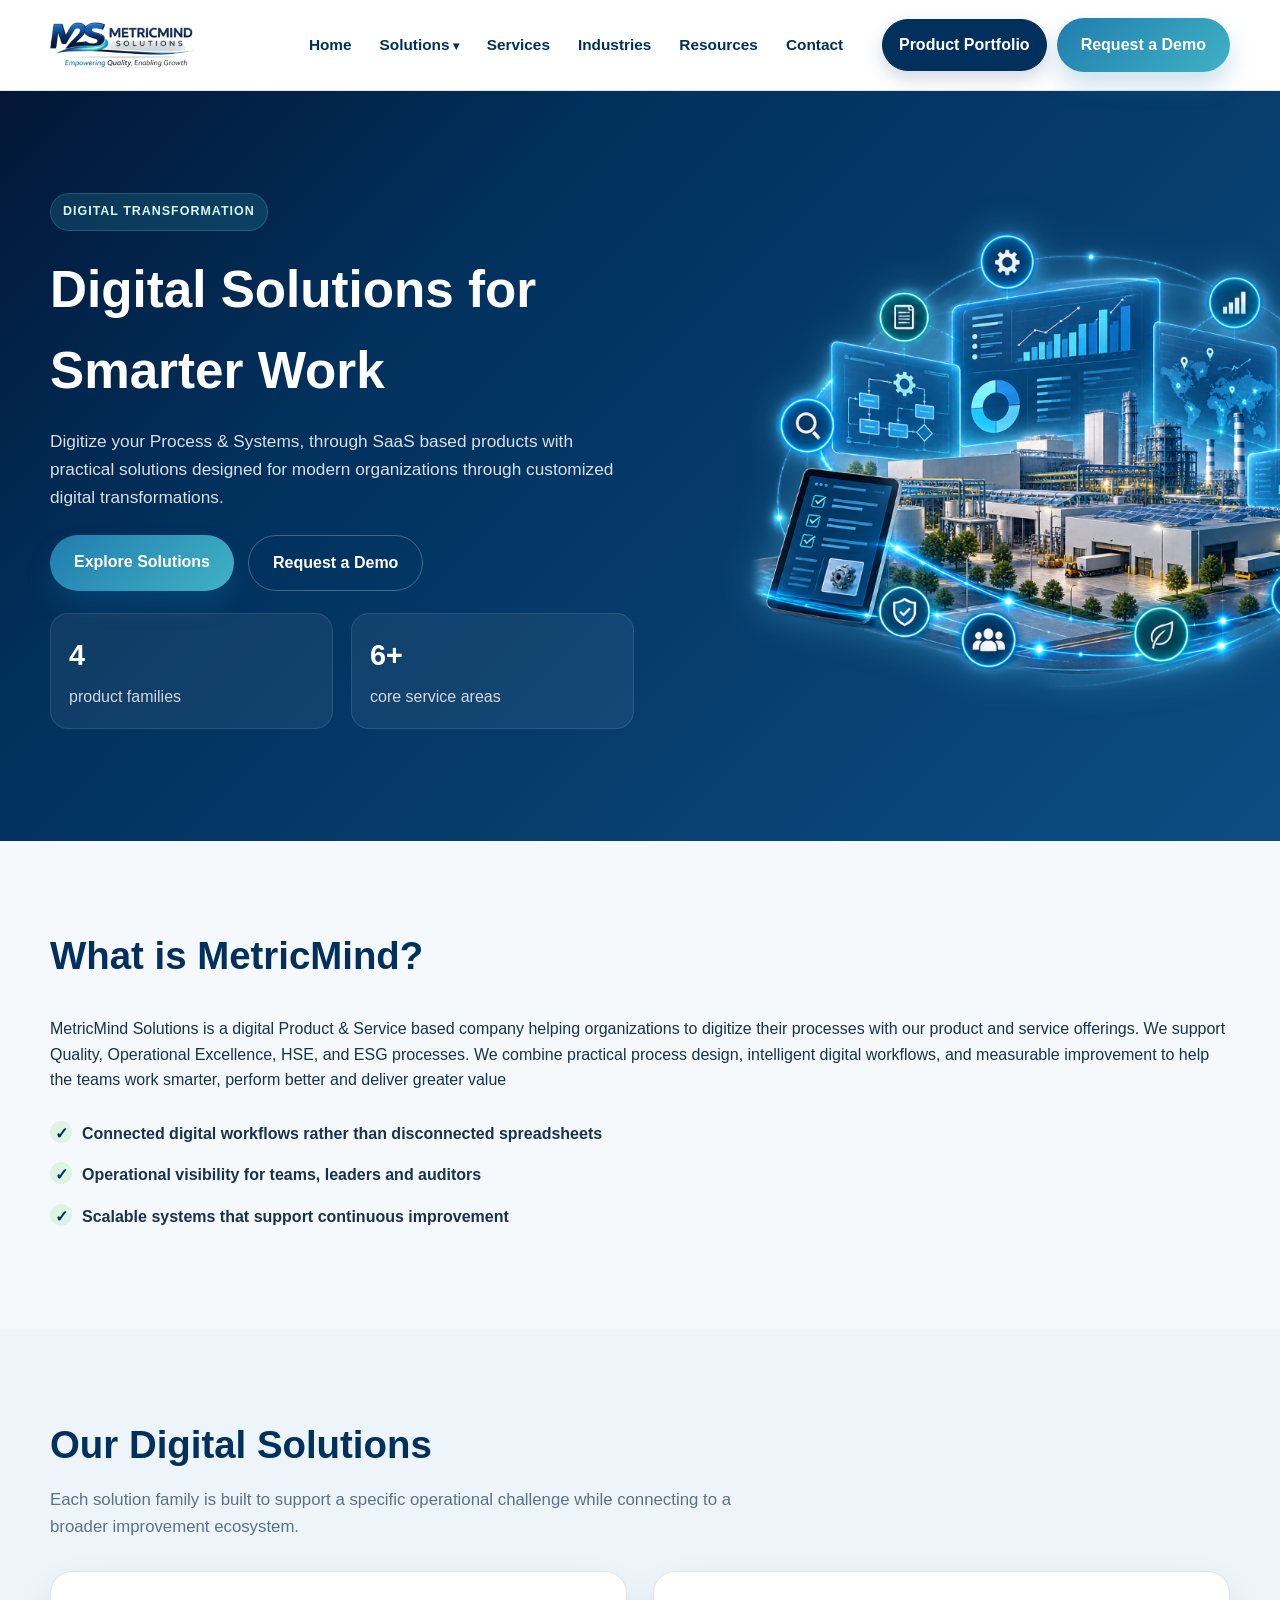
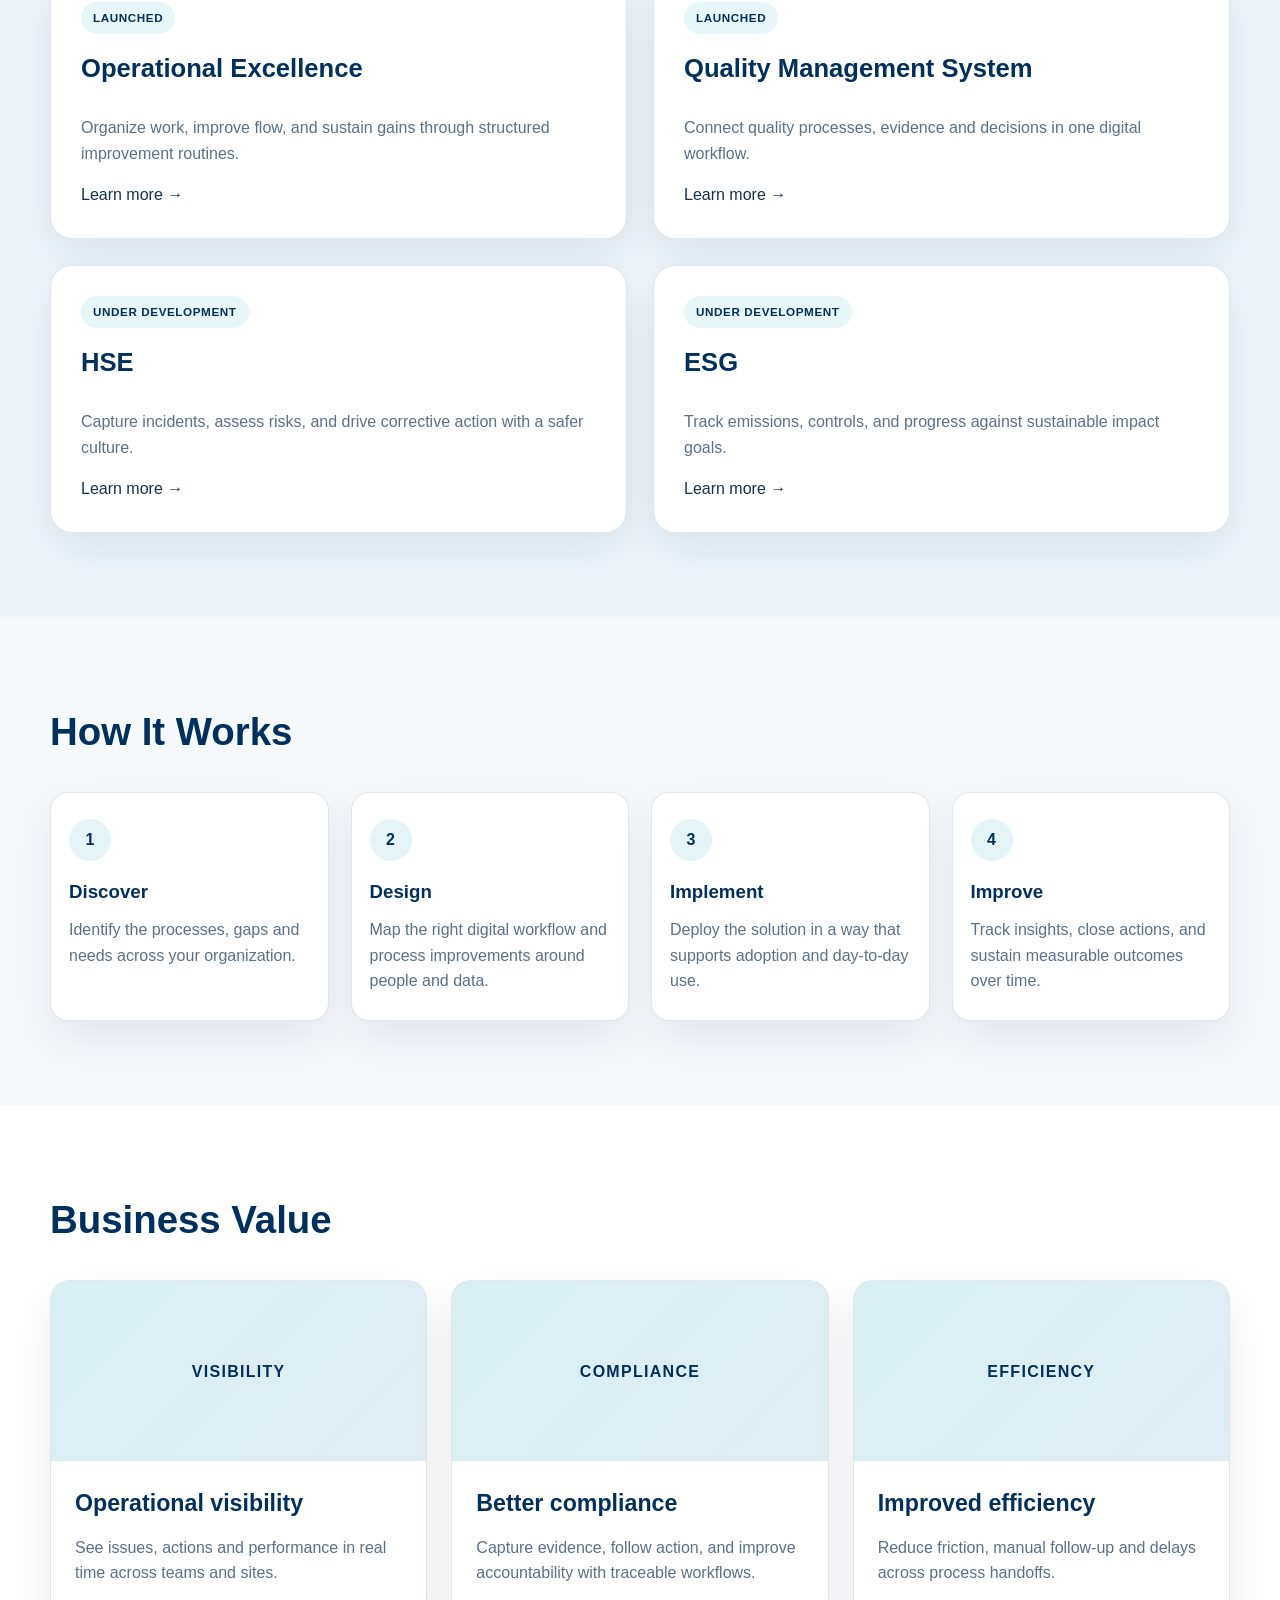
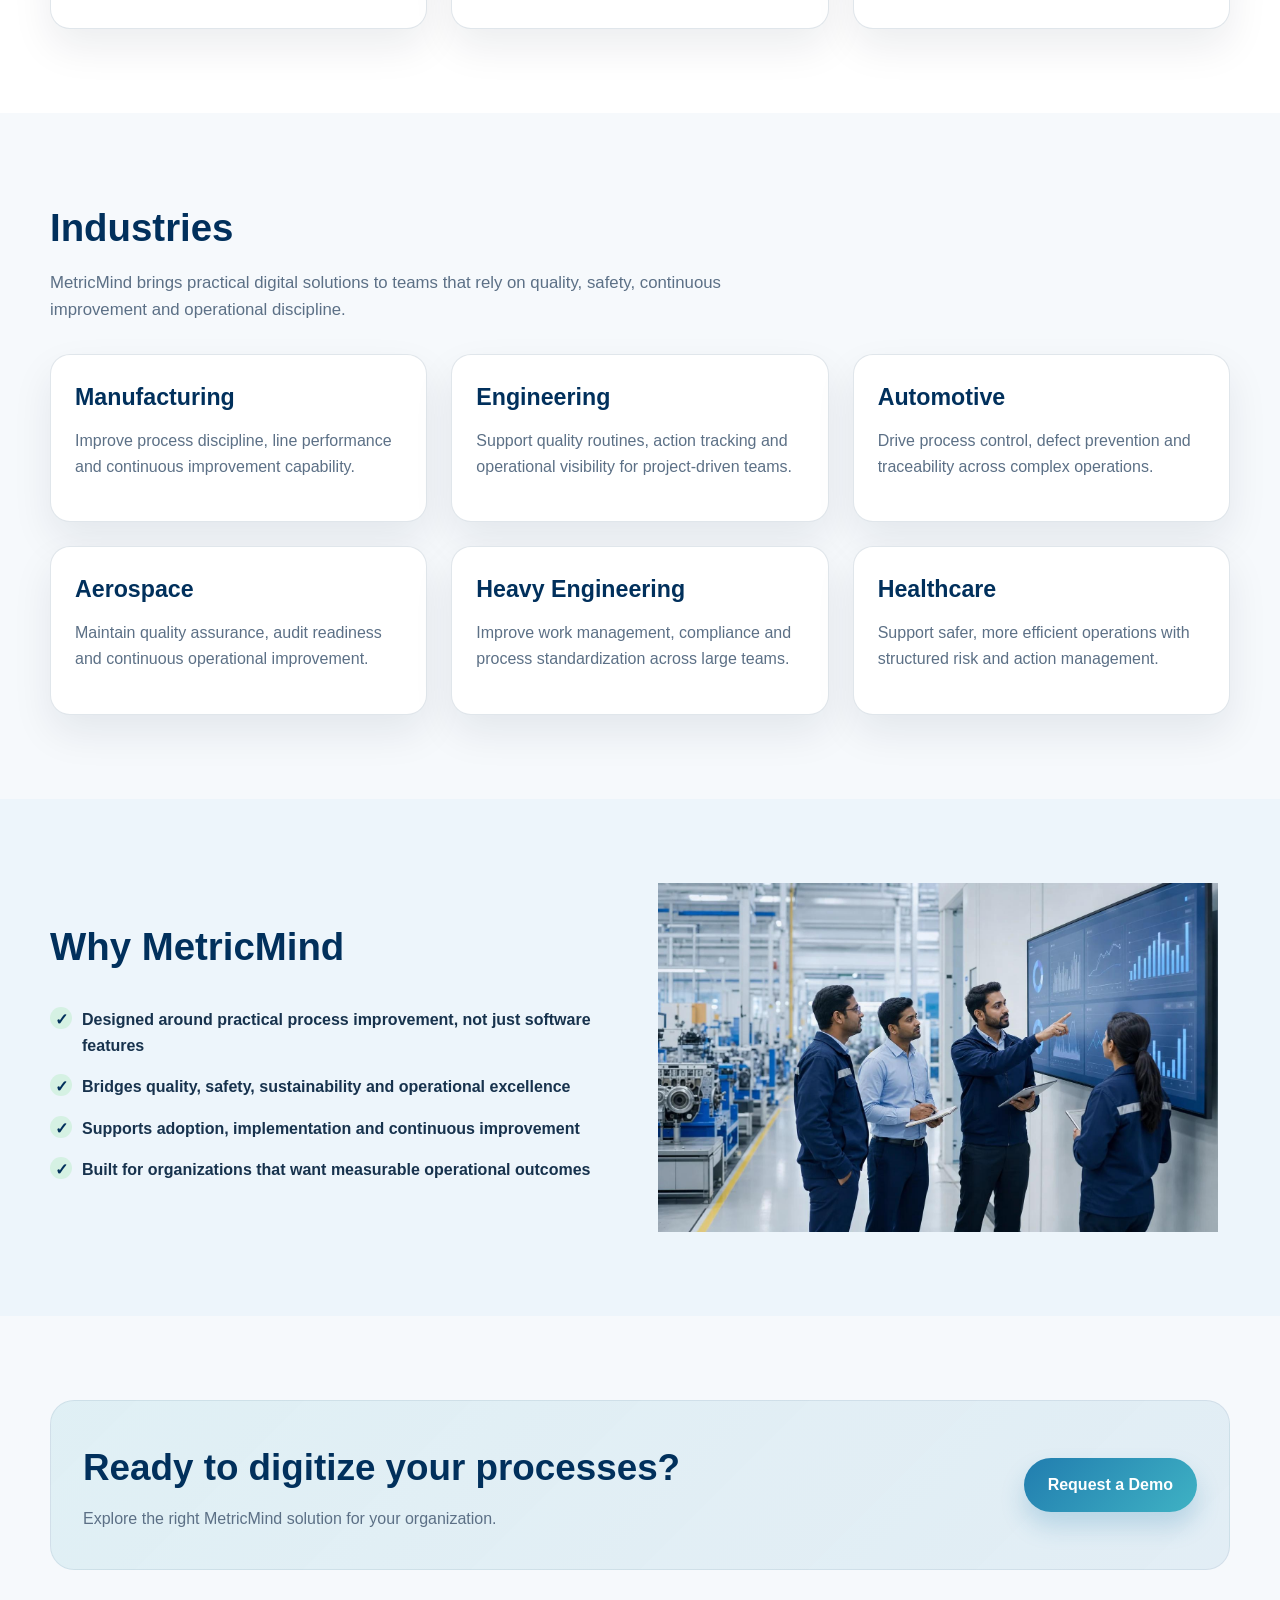
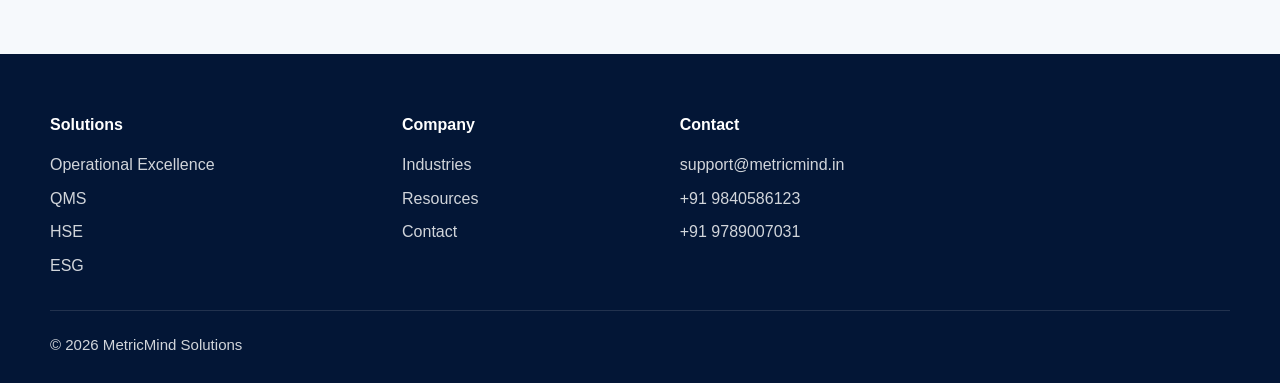
<file: index.html>
<!DOCTYPE html>
<html lang="en">
  <head>
    <meta charset="UTF-8" />
    <meta name="viewport" content="width=device-width, initial-scale=1.0" />
    <title>MetricMind Solutions | Digital Solutions for Smarter Work</title>
    <meta name="description" content="MetricMind Solutions helps organizations digitize Quality, Operational Excellence, HSE and ESG processes with practical, connected digital solutions." />
    <link rel="stylesheet" href="css/style.css" />
  </head>
  <body>
    <header class="site-header">
      <div class="container topbar">
        <a href="index.html" class="logo-wrap" aria-label="MetricMind Solutions home">
          <img src="logos/long-logo.png" alt="MetricMind Solutions logo" />
        </a>
        <nav class="main-nav" aria-label="Main navigation">
          <div class="nav-item"><a href="index.html">Home</a></div>
          <div class="nav-item has-dropdown">
            <a href="solutions.html">Solutions</a>
            <div class="dropdown-menu">
              <a href="solutions/operational-excellence.html">Operational Excellence</a>
              <a href="solutions/qms.html">Quality Management System</a>
              <a href="solutions/hse.html">HSE</a>
              <a href="solutions/esg.html">ESG</a>
            </div>
          </div>
          <div class="nav-item"><a href="services.html">Services</a></div>
          <div class="nav-item"><a href="industries.html">Industries</a></div>
          <div class="nav-item"><a href="resources.html">Resources</a></div>
          <div class="nav-item"><a href="contact.html">Contact</a></div>
        </nav>

        <div class="header-actions">
          <a class="btn btn-download" href="downloads/product-portfolio.pdf" download="MetricMind-Product-Portfolio.pdf">Product Portfolio</a>
          <a class="btn btn-primary" href="contact.html">Request a Demo</a>
          <button class="mobile-toggle" type="button" aria-label="Open navigation">☰</button>
        </div>
      </div>
    </header>

    <main>
      <section class="page-hero home-hero">
        <div class="container page-hero-inner">
          <div>
            <span class="eyebrow">Digital transformation</span>
            <h1>Digital Solutions for Smarter Work</h1>
            <p>Digitize your Process & Systems, through SaaS based products with practical solutions designed for modern organizations through customized digital transformations.</p>
            <div style="display:flex; gap: 14px; flex-wrap: wrap;">
              <a href="solutions.html" class="btn btn-primary">Explore Solutions</a>
              <a href="contact.html" class="btn btn-secondary" style="color: #fff; border-color: rgba(255,255,255,0.25);">Request a Demo</a>
            </div>
            <div class="hero-metrics">
              <div class="metric-box">
                <strong>4</strong>
                <span>product families</span>
              </div>
              <div class="metric-box">
                <strong>6+</strong>
                <span>core service areas</span>
              </div>
            </div>
          </div>
          <div class="hero-visual">
            <img src="images/hero-industrial-right.png" alt="MetricMind connected industrial operations illustration" />
          </div>
        </div>
      </section>

      <section>
        <div class="container">
          <div class="section-header">
            <h2>What is MetricMind?</h2>
          </div>
          <div class="single-column">
            <div>
              <p>MetricMind Solutions is a digital Product & Service based company helping organizations to digitize their processes with our product and service offerings. We support Quality, Operational Excellence, HSE, and ESG processes. We combine practical process design, intelligent digital workflows, and measurable improvement to help the teams work smarter, perform better and deliver greater value              <ul class="check-list">
                <li>Connected digital workflows rather than disconnected spreadsheets</li>
                <li>Operational visibility for teams, leaders and auditors</li>
                <li>Scalable systems that support continuous improvement</li>
              </ul>
            </div>
          </div>
        </div>
      </section>

      <section style="background: #edf5fb;">
        <div class="container">
          <div class="section-header">
            <h2>Our Digital Solutions</h2>
            <p>Each solution family is built to support a specific operational challenge while connecting to a broader improvement ecosystem.</p>
          </div>

          <div class="product-grid">
            <article class="product-card">
              <div class="tag">Launched</div>
              <h3>Operational Excellence</h3>
              <p>Organize work, improve flow, and sustain gains through structured improvement routines.</p>
              <a class="meta" href="solutions/operational-excellence.html">Learn more →</a>
            </article>
            <article class="product-card">
              <div class="tag">Launched</div>
              <h3>Quality Management System</h3>
              <p>Connect quality processes, evidence and decisions in one digital workflow.</p>
              <a class="meta" href="solutions/qms.html">Learn more →</a>
            </article>
            <article class="product-card">
              <div class="tag">Under development</div>
              <h3>HSE</h3>
              <p>Capture incidents, assess risks, and drive corrective action with a safer culture.</p>
              <a class="meta" href="solutions/hse.html">Learn more →</a>
            </article>
            <article class="product-card">
              <div class="tag">Under development</div>
              <h3>ESG</h3>
              <p>Track emissions, controls, and progress against sustainable impact goals.</p>
              <a class="meta" href="solutions/esg.html">Learn more →</a>
            </article>
          </div>
        </div>
      </section>

      <section>
        <div class="container">
          <div class="section-header">
            <h2>How It Works</h2>
          </div>
          <div class="steps">
            <div class="step">
              <div class="step-number">1</div>
              <h3>Discover</h3>
              <p>Identify the processes, gaps and needs across your organization.</p>
            </div>
            <div class="step">
              <div class="step-number">2</div>
              <h3>Design</h3>
              <p>Map the right digital workflow and process improvements around people and data.</p>
            </div>
            <div class="step">
              <div class="step-number">3</div>
              <h3>Implement</h3>
              <p>Deploy the solution in a way that supports adoption and day-to-day use.</p>
            </div>
            <div class="step">
              <div class="step-number">4</div>
              <h3>Improve</h3>
              <p>Track insights, close actions, and sustain measurable outcomes over time.</p>
            </div>
          </div>
        </div>
      </section>

      <section style="background: #fff;">
        <div class="container">
          <div class="section-header">
            <h2>Business Value</h2>
          </div>
          <div class="card-grid">
            <article class="card">
              <div class="card-image">Visibility</div>
              <div class="card-content">
                <h3>Operational visibility</h3>
                <p>See issues, actions and performance in real time across teams and sites.</p>
              </div>
            </article>
            <article class="card">
              <div class="card-image">Compliance</div>
              <div class="card-content">
                <h3>Better compliance</h3>
                <p>Capture evidence, follow action, and improve accountability with traceable workflows.</p>
              </div>
            </article>
            <article class="card">
              <div class="card-image">Efficiency</div>
              <div class="card-content">
                <h3>Improved efficiency</h3>
                <p>Reduce friction, manual follow-up and delays across process handoffs.</p>
              </div>
            </article>
          </div>
        </div>
      </section>

      <section>
        <div class="container">
          <div class="section-header">
            <h2>Industries</h2>
            <p>MetricMind brings practical digital solutions to teams that rely on quality, safety, continuous improvement and operational discipline.</p>
          </div>
          <div class="card-grid">
            <article class="card">
              <div class="card-content">
                <h3>Manufacturing</h3>
                <p>Improve process discipline, line performance and continuous improvement capability.</p>
              </div>
            </article>
            <article class="card">
              <div class="card-content">
                <h3>Engineering</h3>
                <p>Support quality routines, action tracking and operational visibility for project-driven teams.</p>
              </div>
            </article>
            <article class="card">
              <div class="card-content">
                <h3>Automotive</h3>
                <p>Drive process control, defect prevention and traceability across complex operations.</p>
              </div>
            </article>
            <article class="card">
              <div class="card-content">
                <h3>Aerospace</h3>
                <p>Maintain quality assurance, audit readiness and continuous operational improvement.</p>
              </div>
            </article>
            <article class="card">
              <div class="card-content">
                <h3>Heavy Engineering</h3>
                <p>Improve work management, compliance and process standardization across large teams.</p>
              </div>
            </article>
            <article class="card">
              <div class="card-content">
                <h3>Healthcare</h3>
                <p>Support safer, more efficient operations with structured risk and action management.</p>
              </div>
            </article>
          </div>
        </div>
      </section>

      <section style="background: #edf5fb;">
        <div class="container two-column">
          <div>
            <div class="section-header">
              <h2>Why MetricMind</h2>
            </div>
            <ul class="check-list">
              <li>Designed around practical process improvement, not just software features</li>
              <li>Bridges quality, safety, sustainability and operational excellence</li>
              <li>Supports adoption, implementation and continuous improvement</li>
              <li>Built for organizations that want measurable operational outcomes</li>
            </ul>
            </div>
          <div class="why-metricmind-visual" >
            <img src="images/Why-metricmind.jpg" alt="Why MetricMind" />
          </div>
        </div>
                </section>

      <section>
        <div class="container">
          <div class="cta-wrap">
            <div>
              <h3>Ready to digitize your processes?</h3>
              <p>Explore the right MetricMind solution for your organization.</p>
            </div>
            <a class="btn btn-primary" href="contact.html">Request a Demo</a>
          </div>
        </div>
      </section>
    </main>

    <footer class="site-footer">
      <div class="container footer-grid">
        <div>
          <h4>Solutions</h4>
          <ul>
            <li>Operational Excellence</li>
            <li>QMS</li>
            <li>HSE</li>
            <li>ESG</li>
          </ul>
        </div>
        <div>
          <h4>Company</h4>
          <ul>
            <li>Industries</li>
            <li>Resources</li>
            <li>Contact</li>
          </ul>
        </div>
        <div>
          <h4>Contact</h4>
          <ul>
            <li>support@metricmind.in</li>
            <li>+91 9840586123</li>
            <li>+91 9789007031</li>
            </ul>
        </div>
      </div>
      <div class="container footer-bottom">© 2026 MetricMind Solutions</div>
    </footer>
    <script src="js/main.js"></script>
  </body>
</html>
</file>
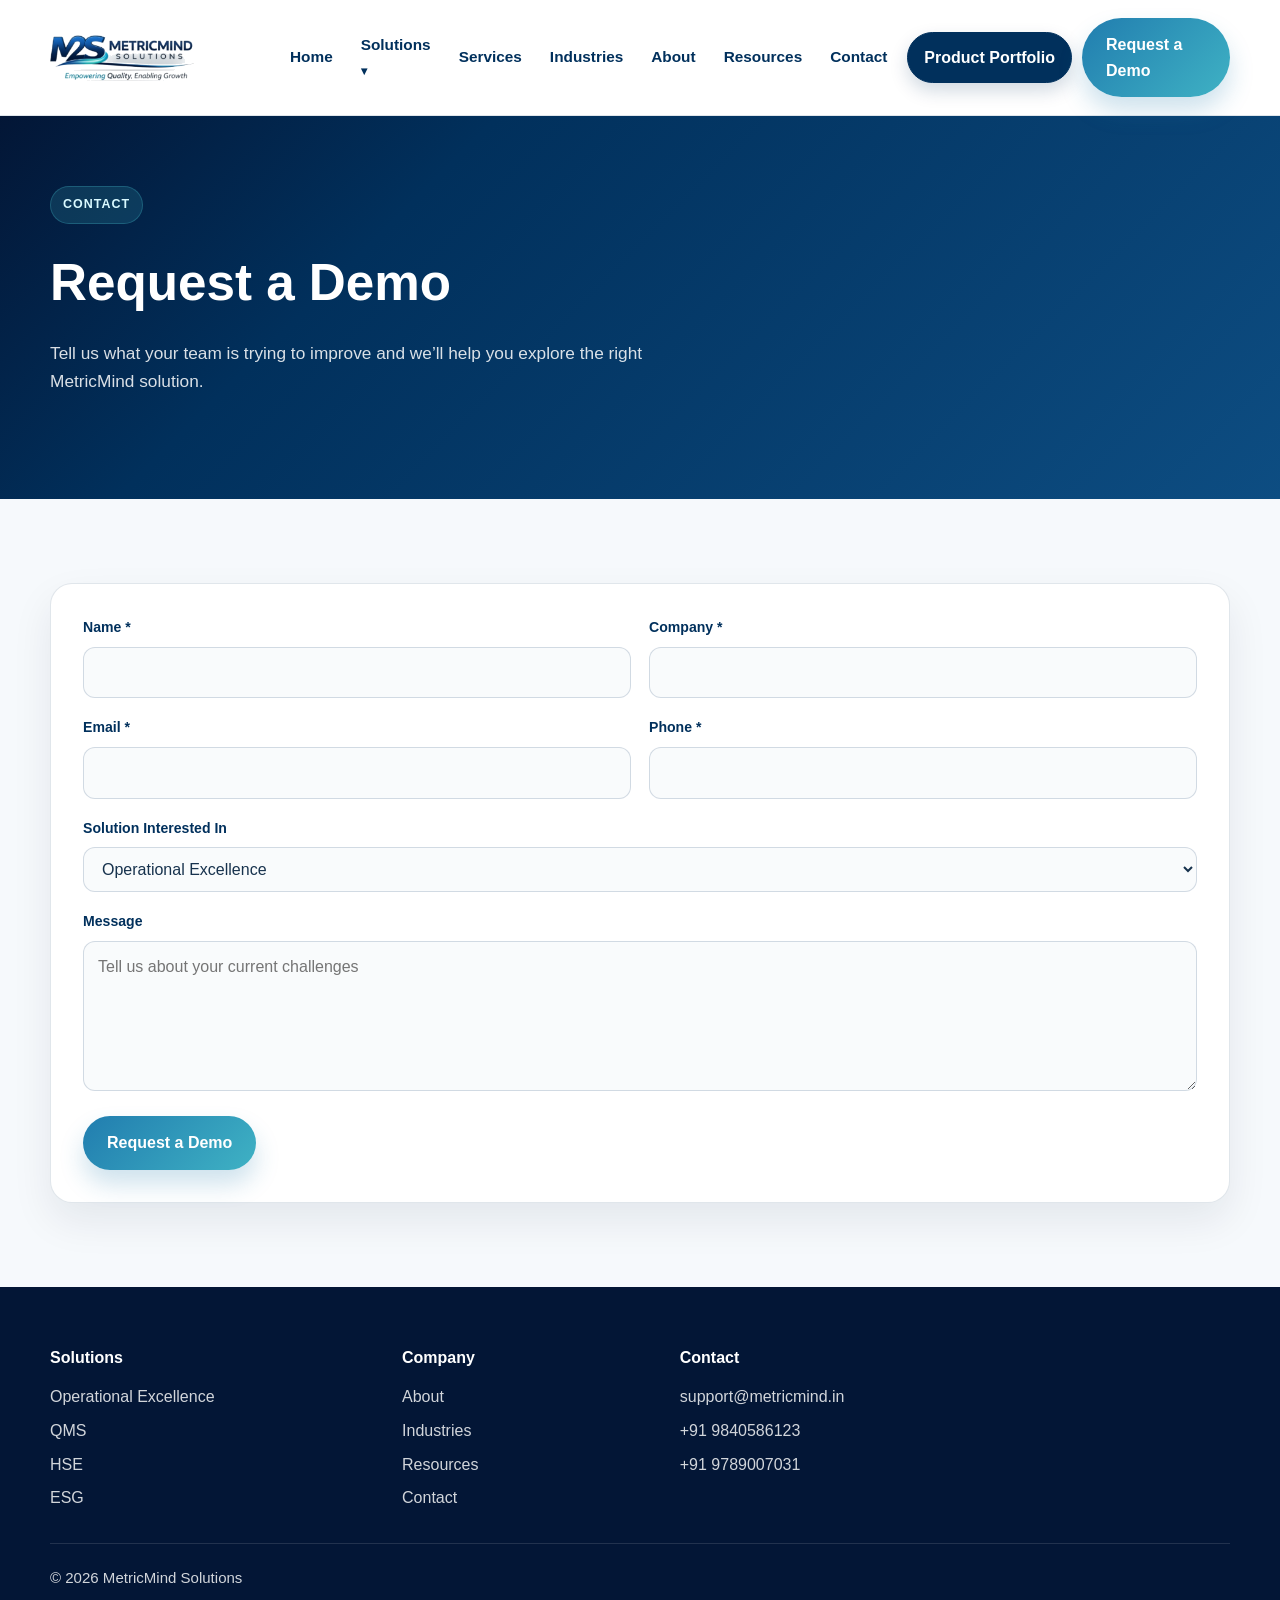
<file: contact.html>
<!DOCTYPE html>
<html lang="en">
  <head>
    <meta charset="UTF-8" />
    <meta name="viewport" content="width=device-width, initial-scale=1.0" />
    <title>MetricMind Solutions | Contact / Request a Demo</title>
    <meta name="description" content="Request a demo and learn how MetricMind can support your organization." />
    <link rel="stylesheet" href="css/style.css" />
  </head>
  <body>
    <header class="site-header">
      <div class="container topbar">
        <a href="index.html" class="logo-wrap"><img src="logos/long-logo.png" alt="MetricMind Solutions logo" /></a>
        <nav class="main-nav" aria-label="Main navigation">
          <div class="nav-item"><a href="index.html">Home</a></div>
          <div class="nav-item has-dropdown">
            <a href="solutions.html">Solutions</a>
            <div class="dropdown-menu">
              <a href="solutions/operational-excellence.html">Operational Excellence</a>
              <a href="solutions/qms.html">Quality Management System</a>
              <a href="solutions/hse.html">HSE</a>
              <a href="solutions/esg.html">ESG</a>
            </div>
          </div>
          <div class="nav-item"><a href="services.html">Services</a></div>
          <div class="nav-item"><a href="industries.html">Industries</a></div>
          <div class="nav-item"><a href="about.html">About</a></div>
          <div class="nav-item"><a href="resources.html">Resources</a></div>
          <div class="nav-item"><a href="contact.html">Contact</a></div>
        </nav>
        <div class="header-actions">
          <a class="btn btn-download" href="downloads/product-portfolio.pdf" download="MetricMind-Product-Portfolio.pdf">Product Portfolio</a>
          <a class="btn btn-primary" href="contact.html">Request a Demo</a>
          <button class="mobile-toggle" type="button" aria-label="Open navigation">☰</button>
        </div>
      </div>
    </header>

    <main>
      <section class="page-hero">
        <div class="container page-hero-inner">
          <div>
            <span class="eyebrow">Contact</span>
            <h1>Request a Demo</h1>
            <p>Tell us what your team is trying to improve and we’ll help you explore the right MetricMind solution.</p>
                  </div>
      </section>

      <section>
        <div class="container single-column">
          <div class="form-card">
            <form id="contact-form">
              <div class="form-grid">
                <div>
                  <label for="name">Name *</label>
                  <input id="name" name="name" type="text" required />
                </div>
                <div>
                  <label for="company">Company *</label>
                  <input id="company" name="company" type="text" required />
                </div>
                <div>
                  <label for="email">Email *</label>
                  <input id="email" name="email" type="email" required />
                </div>
                <div>
                  <label for="phone">Phone *</label>
                  <input id="phone" name="phone" type="tel" required />
                </div>
                <div class="full">
                  <label for="solution_interest">Solution Interested In</label>
                  <select id="solution_interest" name="solution_interest">
                    <option>Operational Excellence</option>
                    <option>QMS</option>
                    <option>HSE</option>
                    <option>ESG</option>
                    <option>Custom Digital Solution</option>
                  </select>
                </div>
                <div class="full">
                  <label for="message">Message</label>
                  <textarea id="message" name="message" placeholder="Tell us about your current challenges"></textarea>
                </div>
              </div>
              <div class="form-actions">
                <button type="submit" class="btn btn-primary">Request a Demo</button>
              </div>
              <div class="notice" aria-live="polite"></div>
            </form>
          </div>
        </div>
      </section>
    </main>

<footer class="site-footer">
      <div class="container footer-grid">
        <div>
          <h4>Solutions</h4>
          <ul>
            <li>Operational Excellence</li>
            <li>QMS</li>
            <li>HSE</li>
            <li>ESG</li>
          </ul>
        </div>
        <div>
          <h4>Company</h4>
          <ul>
            <li>About</li>
            <li>Industries</li>
            <li>Resources</li>
            <li>Contact</li>
          </ul>
        </div>
        <div>
          <h4>Contact</h4>
          <ul>
            <li>support@metricmind.in</li>
            <li>+91 9840586123</li>
            <li>+91 9789007031</li>
            </ul>
        </div>
      </div>
      <div class="container footer-bottom">© 2026 MetricMind Solutions</div>
    </footer>

    <script src="js/main.js"></script>
    <script src="js/supabase-config.js"></script>
    <script src="js/contact.js"></script>
  </body>
</html>
</file>
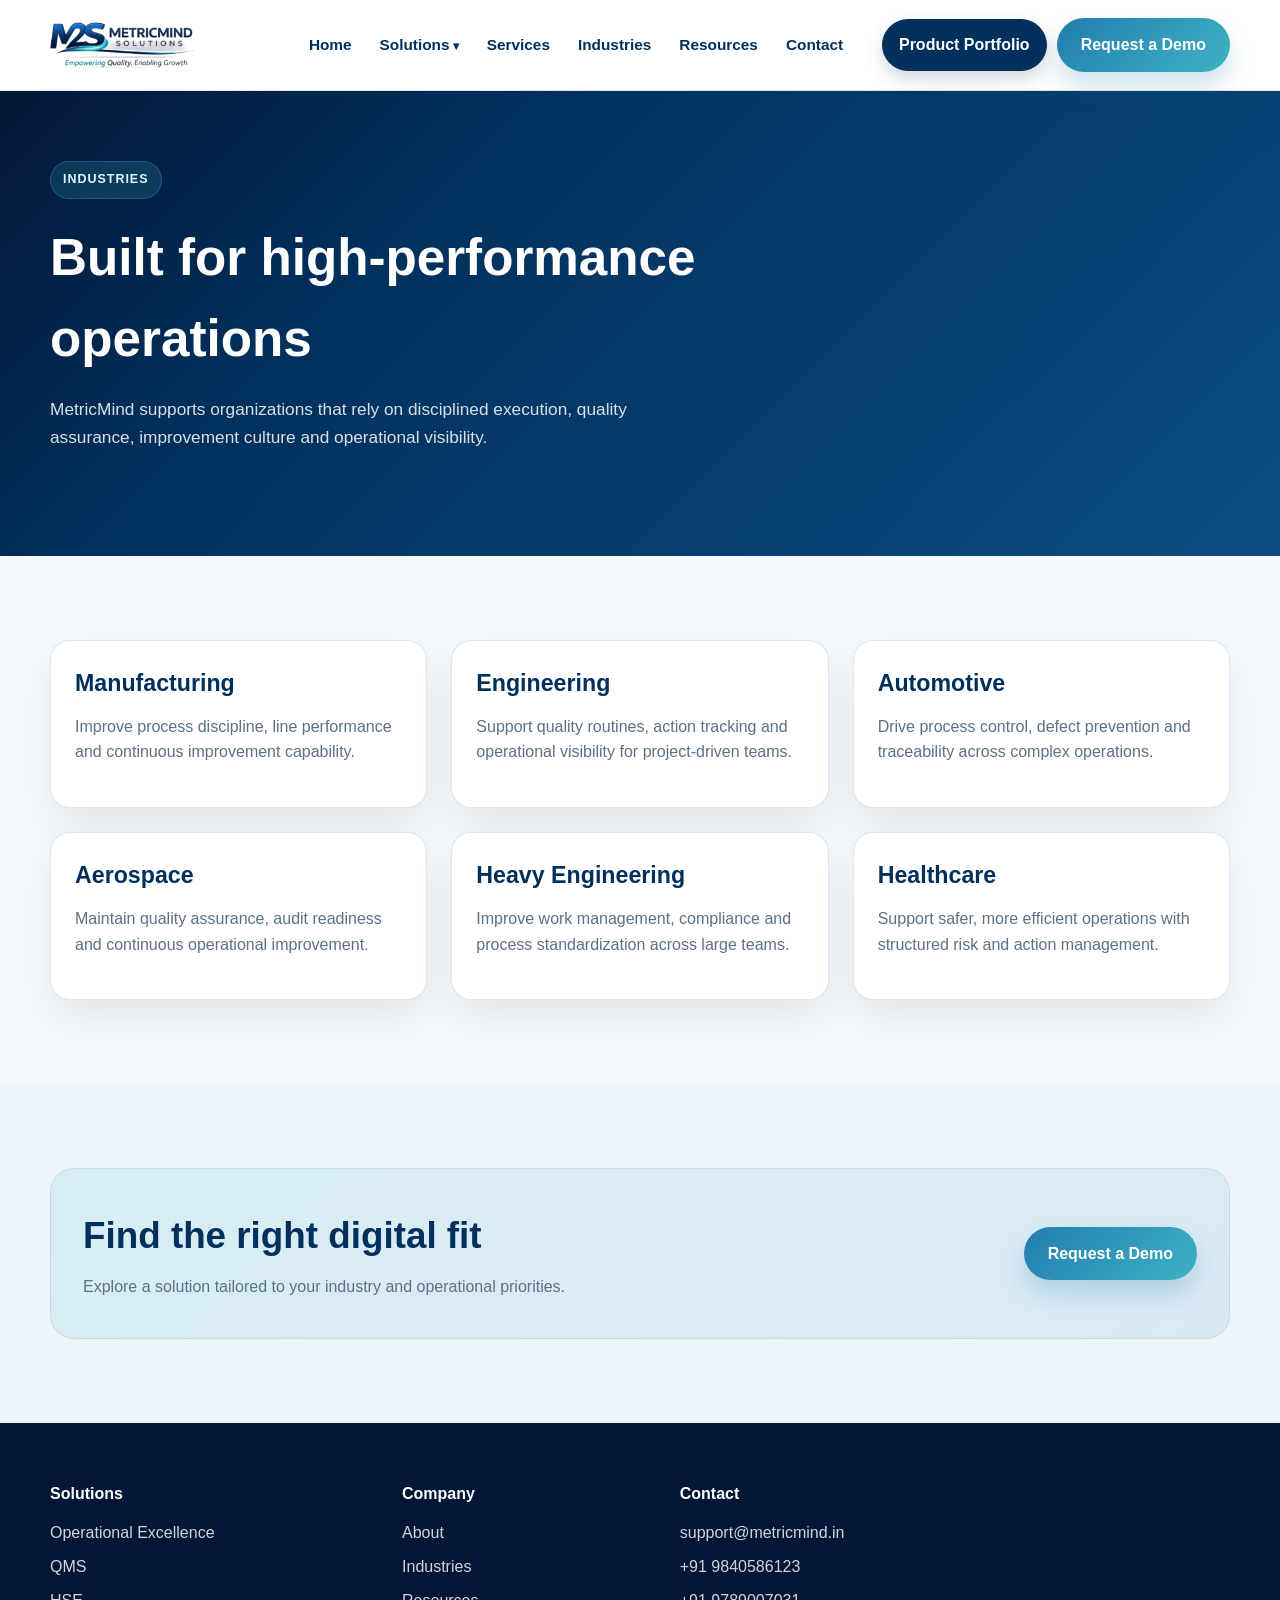
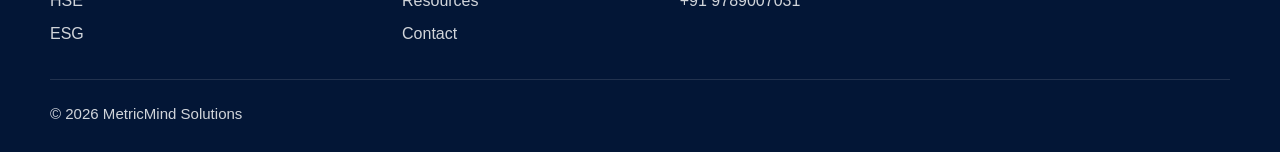
<file: industries.html>
<!DOCTYPE html>
<html lang="en">
  <head>
    <meta charset="UTF-8" />
    <meta name="viewport" content="width=device-width, initial-scale=1.0" />
    <title>MetricMind Solutions | Industries</title>
    <meta name="description" content="MetricMind serves operations-focused industries with solutions for quality, improvement and safety." />
    <link rel="stylesheet" href="css/style.css" />
  </head>
  <body>
    <header class="site-header">
      <div class="container topbar">
        <a href="index.html" class="logo-wrap"><img src="logos/long-logo.png" alt="MetricMind Solutions logo" /></a>
        <nav class="main-nav" aria-label="Main navigation">
          <div class="nav-item"><a href="index.html">Home</a></div>
          <div class="nav-item has-dropdown">
            <a href="solutions.html">Solutions</a>
            <div class="dropdown-menu">
              <a href="solutions/operational-excellence.html">Operational Excellence</a>
              <a href="solutions/qms.html">Quality Management System</a>
              <a href="solutions/hse.html">HSE</a>
              <a href="solutions/esg.html">ESG</a>
            </div>
          </div>
          <div class="nav-item"><a href="services.html">Services</a></div>
          <div class="nav-item"><a href="industries.html">Industries</a></div>
          <div class="nav-item"><a href="resources.html">Resources</a></div>
          <div class="nav-item"><a href="contact.html">Contact</a></div>
        </nav>
        <div class="header-actions">
          <a class="btn btn-download" href="downloads/product-portfolio.pdf" download="MetricMind-Product-Portfolio.pdf">Product Portfolio</a>
          <a class="btn btn-primary" href="contact.html">Request a Demo</a>
          <button class="mobile-toggle" type="button" aria-label="Open navigation">☰</button>
        </div>
      </div>
    </header>

    <main>
      <section class="page-hero">
        <div class="container page-hero-inner">
          <div>
            <span class="eyebrow">Industries</span>
            <h1>Built for high-performance operations</h1>
            <p>MetricMind supports organizations that rely on disciplined execution, quality assurance, improvement culture and operational visibility.</p>
            </div>
      </section>

      <section>
        <div class="container">
          <div class="card-grid">
            <article class="card">
              <div class="card-content">
                <h3>Manufacturing</h3>
                <p>Improve process discipline, line performance and continuous improvement capability.</p>
              </div>
            </article>
            <article class="card">
              <div class="card-content">
                <h3>Engineering</h3>
                <p>Support quality routines, action tracking and operational visibility for project-driven teams.</p>
              </div>
            </article>
            <article class="card">
              <div class="card-content">
                <h3>Automotive</h3>
                <p>Drive process control, defect prevention and traceability across complex operations.</p>
              </div>
            </article>
            <article class="card">
              <div class="card-content">
                <h3>Aerospace</h3>
                <p>Maintain quality assurance, audit readiness and continuous operational improvement.</p>
              </div>
            </article>
            <article class="card">
              <div class="card-content">
                <h3>Heavy Engineering</h3>
                <p>Improve work management, compliance and process standardization across large teams.</p>
              </div>
            </article>
            <article class="card">
              <div class="card-content">
                <h3>Healthcare</h3>
                <p>Support safer, more efficient operations with structured risk and action management.</p>
              </div>
            </article>
          </div>
        </div>
      </section>

      <section style="background: #edf5fb;">
        <div class="container">
          <div class="cta-wrap">
            <div>
              <h3>Find the right digital fit</h3>
              <p>Explore a solution tailored to your industry and operational priorities.</p>
            </div>
            <a class="btn btn-primary" href="contact.html">Request a Demo</a>
          </div>
        </div>
      </section>
    </main>

<footer class="site-footer">
      <div class="container footer-grid">
        <div>
          <h4>Solutions</h4>
          <ul>
            <li>Operational Excellence</li>
            <li>QMS</li>
            <li>HSE</li>
            <li>ESG</li>
          </ul>
        </div>
        <div>
          <h4>Company</h4>
          <ul>
            <li>About</li>
            <li>Industries</li>
            <li>Resources</li>
            <li>Contact</li>
          </ul>
        </div>
        <div>
          <h4>Contact</h4>
          <ul>
            <li>support@metricmind.in</li>
            <li>+91 9840586123</li>
            <li>+91 9789007031</li>
            </ul>
        </div>
      </div>
      <div class="container footer-bottom">© 2026 MetricMind Solutions</div>
    </footer>

    <script src="js/main.js"></script>
  </body>
</html>
</file>
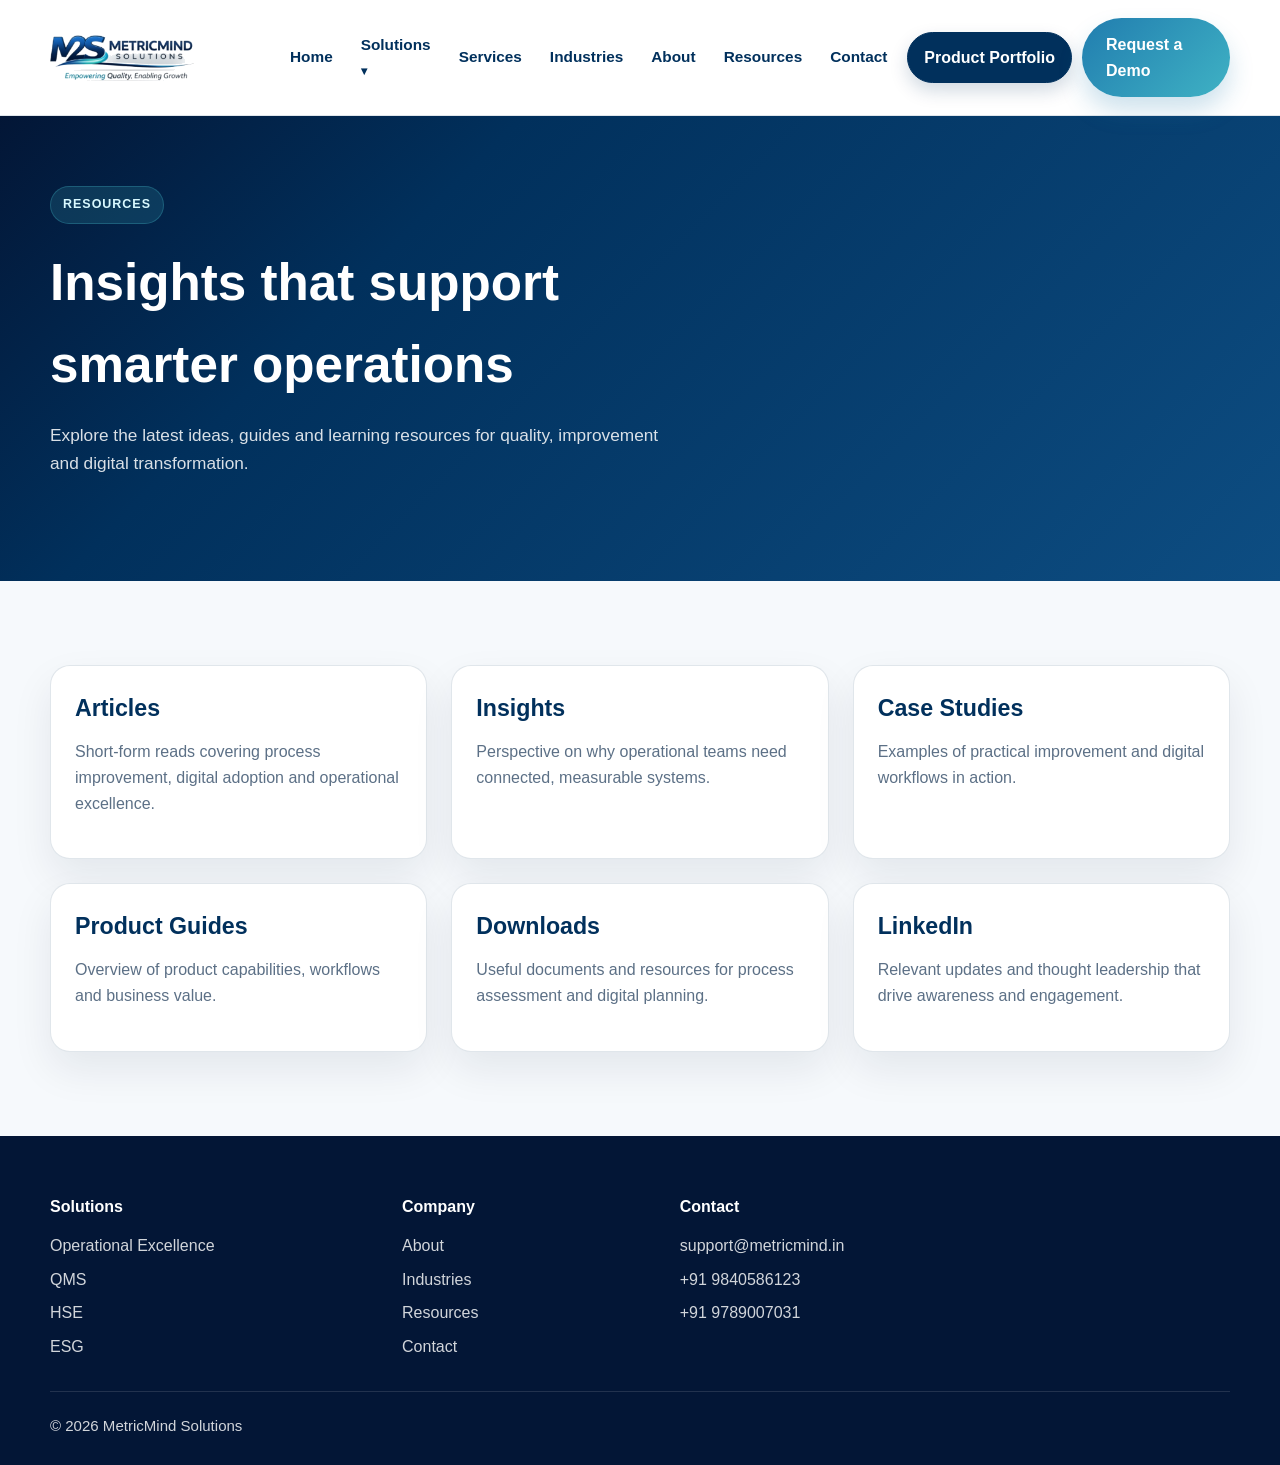
<file: resources.html>
<!DOCTYPE html>
<html lang="en">
  <head>
    <meta charset="UTF-8" />
    <meta name="viewport" content="width=device-width, initial-scale=1.0" />
    <title>MetricMind Solutions | Resources</title>
    <meta name="description" content="Learn more through articles, insights, guides and case studies from MetricMind Solutions." />
    <link rel="stylesheet" href="css/style.css" />
  </head>
  <body>
    <header class="site-header">
      <div class="container topbar">
        <a href="index.html" class="logo-wrap"><img src="logos/long-logo.png" alt="MetricMind Solutions logo" /></a>
        <nav class="main-nav" aria-label="Main navigation">
          <div class="nav-item"><a href="index.html">Home</a></div>
          <div class="nav-item has-dropdown">
            <a href="solutions.html">Solutions</a>
            <div class="dropdown-menu">
              <a href="solutions/operational-excellence.html">Operational Excellence</a>
              <a href="solutions/qms.html">Quality Management System</a>
              <a href="solutions/hse.html">HSE</a>
              <a href="solutions/esg.html">ESG</a>
            </div>
          </div>
          <div class="nav-item"><a href="services.html">Services</a></div>
          <div class="nav-item"><a href="industries.html">Industries</a></div>
          <div class="nav-item"><a href="about.html">About</a></div>
          <div class="nav-item"><a href="resources.html">Resources</a></div>
          <div class="nav-item"><a href="contact.html">Contact</a></div>
        </nav>
        <div class="header-actions">
          <a class="btn btn-download" href="downloads/product-portfolio.pdf" download="MetricMind-Product-Portfolio.pdf">Product Portfolio</a>
          <a class="btn btn-primary" href="contact.html">Request a Demo</a>
          <button class="mobile-toggle" type="button" aria-label="Open navigation">☰</button>
        </div>
      </div>
    </header>

    <main>
      <section class="page-hero">
        <div class="container page-hero-inner">
          <div>
            <span class="eyebrow">Resources</span>
            <h1>Insights that support smarter operations</h1>
            <p>Explore the latest ideas, guides and learning resources for quality, improvement and digital transformation.</p>
          </div>
      </section>

      <section>
        <div class="container">
          <div class="card-grid">
            <article class="card">
              <div class="card-content">
                <h3>Articles</h3>
                <p>Short-form reads covering process improvement, digital adoption and operational excellence.</p>
              </div>
            </article>
            <article class="card">
              <div class="card-content">
                <h3>Insights</h3>
                <p>Perspective on why operational teams need connected, measurable systems.</p>
              </div>
            </article>
            <article class="card">
              <div class="card-content">
                <h3>Case Studies</h3>
                <p>Examples of practical improvement and digital workflows in action.</p>
              </div>
            </article>
            <article class="card">
              <div class="card-content">
                <h3>Product Guides</h3>
                <p>Overview of product capabilities, workflows and business value.</p>
              </div>
            </article>
            <article class="card">
              <div class="card-content">
                <h3>Downloads</h3>
                <p>Useful documents and resources for process assessment and digital planning.</p>
              </div>
            </article>
            <article class="card">
              <div class="card-content">
                <h3>LinkedIn</h3>
                <p>Relevant updates and thought leadership that drive awareness and engagement.</p>
              </div>
            </article>
          </div>
        </div>
      </section>
    </main>

<footer class="site-footer">
      <div class="container footer-grid">
        <div>
          <h4>Solutions</h4>
          <ul>
            <li>Operational Excellence</li>
            <li>QMS</li>
            <li>HSE</li>
            <li>ESG</li>
          </ul>
        </div>
        <div>
          <h4>Company</h4>
          <ul>
            <li>About</li>
            <li>Industries</li>
            <li>Resources</li>
            <li>Contact</li>
          </ul>
        </div>
        <div>
          <h4>Contact</h4>
          <ul>
            <li>support@metricmind.in</li>
            <li>+91 9840586123</li>
            <li>+91 9789007031</li>
            </ul>
        </div>
      </div>
      <div class="container footer-bottom">© 2026 MetricMind Solutions</div>
    </footer>

    <script src="js/main.js"></script>
  </body>
</html>
</file>
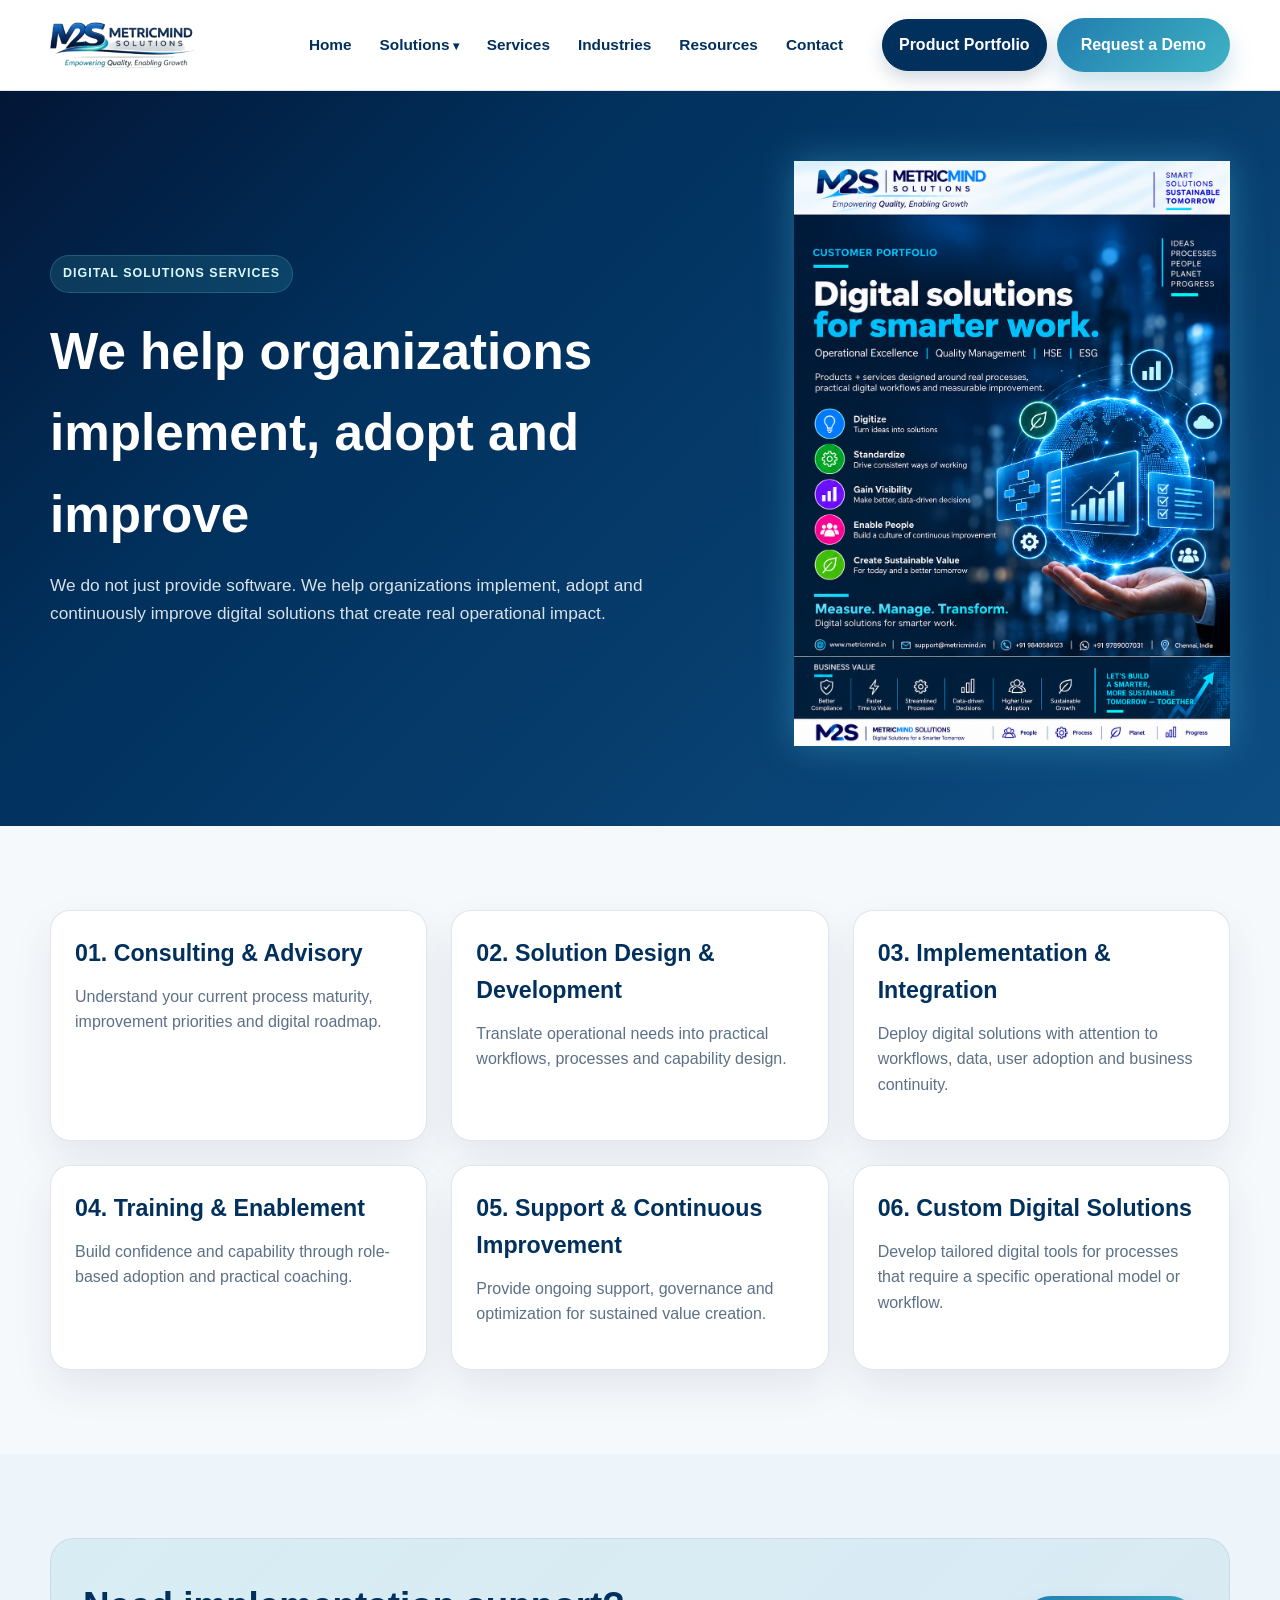
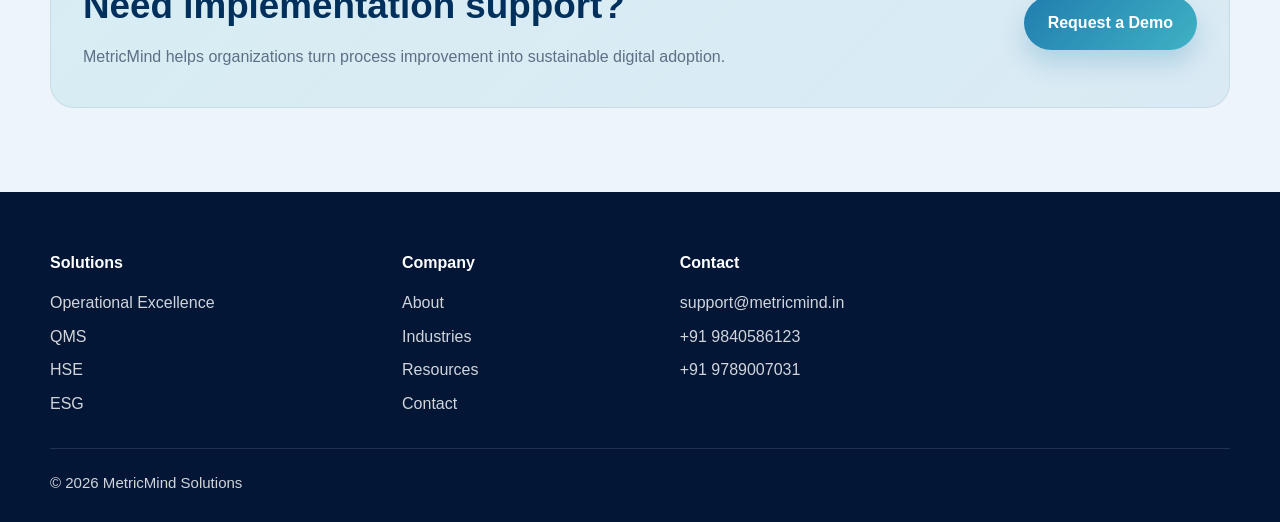
<file: services.html>
<!DOCTYPE html>
<html lang="en">
  <head>
    <meta charset="UTF-8" />
    <meta name="viewport" content="width=device-width, initial-scale=1.0" />
    <title>MetricMind Solutions | Digital Solutions Services</title>
    <meta name="description" content="Digital solutions services including consulting, implementation, training and support." />
    <link rel="stylesheet" href="css/style.css" />
  </head>
  <body>
    <header class="site-header">
      <div class="container topbar">
        <a href="index.html" class="logo-wrap"><img src="logos/long-logo.png" alt="MetricMind Solutions logo" /></a>
        <nav class="main-nav" aria-label="Main navigation">
          <div class="nav-item"><a href="index.html">Home</a></div>
          <div class="nav-item has-dropdown">
            <a href="solutions.html">Solutions</a>
            <div class="dropdown-menu">
              <a href="solutions/operational-excellence.html">Operational Excellence</a>
              <a href="solutions/qms.html">Quality Management System</a>
              <a href="solutions/hse.html">HSE</a>
              <a href="solutions/esg.html">ESG</a>
            </div>
          </div>
          <div class="nav-item"><a href="services.html">Services</a></div>
          <div class="nav-item"><a href="industries.html">Industries</a></div>
          <div class="nav-item"><a href="resources.html">Resources</a></div>
          <div class="nav-item"><a href="contact.html">Contact</a></div>
        </nav>
        <div class="header-actions">
          <a class="btn btn-download" href="downloads/product-portfolio.pdf" download="MetricMind-Product-Portfolio.pdf">Product Portfolio</a>
          <a class="btn btn-primary" href="contact.html">Request a Demo</a>
          <button class="mobile-toggle" type="button" aria-label="Open navigation">☰</button>
        </div>
      </div>
    </header>

    <main>
      <section class="page-hero">
        <div class="container page-hero-inner">
          <div>
            <span class="eyebrow">Digital Solutions Services</span>
            <h1>We help organizations implement, adopt and improve</h1>
            <p>We do not just provide software. We help organizations implement, adopt and continuously improve digital solutions that create real operational impact.</p>
          </div>
          <div class="hero-visual"><img src="images/services-visual.png" alt="Service delivery and implementation process" /></div>
        </div>
      </section>

      <section>
        <div class="container">
          <div class="card-grid">
            <article class="card">
              <div class="card-content">
                <h3>01. Consulting & Advisory</h3>
                <p>Understand your current process maturity, improvement priorities and digital roadmap.</p>
              </div>
            </article>
            <article class="card">
              <div class="card-content">
                <h3>02. Solution Design & Development</h3>
                <p>Translate operational needs into practical workflows, processes and capability design.</p>
              </div>
            </article>
            <article class="card">
              <div class="card-content">
                <h3>03. Implementation & Integration</h3>
                <p>Deploy digital solutions with attention to workflows, data, user adoption and business continuity.</p>
              </div>
            </article>
            <article class="card">
              <div class="card-content">
                <h3>04. Training & Enablement</h3>
                <p>Build confidence and capability through role-based adoption and practical coaching.</p>
              </div>
            </article>
            <article class="card">
              <div class="card-content">
                <h3>05. Support & Continuous Improvement</h3>
                <p>Provide ongoing support, governance and optimization for sustained value creation.</p>
              </div>
            </article>
            <article class="card">
              <div class="card-content">
                <h3>06. Custom Digital Solutions</h3>
                <p>Develop tailored digital tools for processes that require a specific operational model or workflow.</p>
              </div>
            </article>
          </div>
        </div>
      </section>

      <section style="background: #edf5fb;">
        <div class="container">
          <div class="cta-wrap">
            <div>
              <h3>Need implementation support?</h3>
              <p>MetricMind helps organizations turn process improvement into sustainable digital adoption.</p>
            </div>
            <a class="btn btn-primary" href="contact.html">Request a Demo</a>
          </div>
        </div>
      </section>
    </main>

<footer class="site-footer">
      <div class="container footer-grid">
        <div>
          <h4>Solutions</h4>
          <ul>
            <li>Operational Excellence</li>
            <li>QMS</li>
            <li>HSE</li>
            <li>ESG</li>
          </ul>
        </div>
        <div>
          <h4>Company</h4>
          <ul>
            <li>About</li>
            <li>Industries</li>
            <li>Resources</li>
            <li>Contact</li>
          </ul>
        </div>
        <div>
          <h4>Contact</h4>
          <ul>
            <li>support@metricmind.in</li>
            <li>+91 9840586123</li>
            <li>+91 9789007031</li>
            </ul>
        </div>
      </div>
      <div class="container footer-bottom">© 2026 MetricMind Solutions</div>
    </footer>

    <script src="js/main.js"></script>
  </body>
</html>
</file>
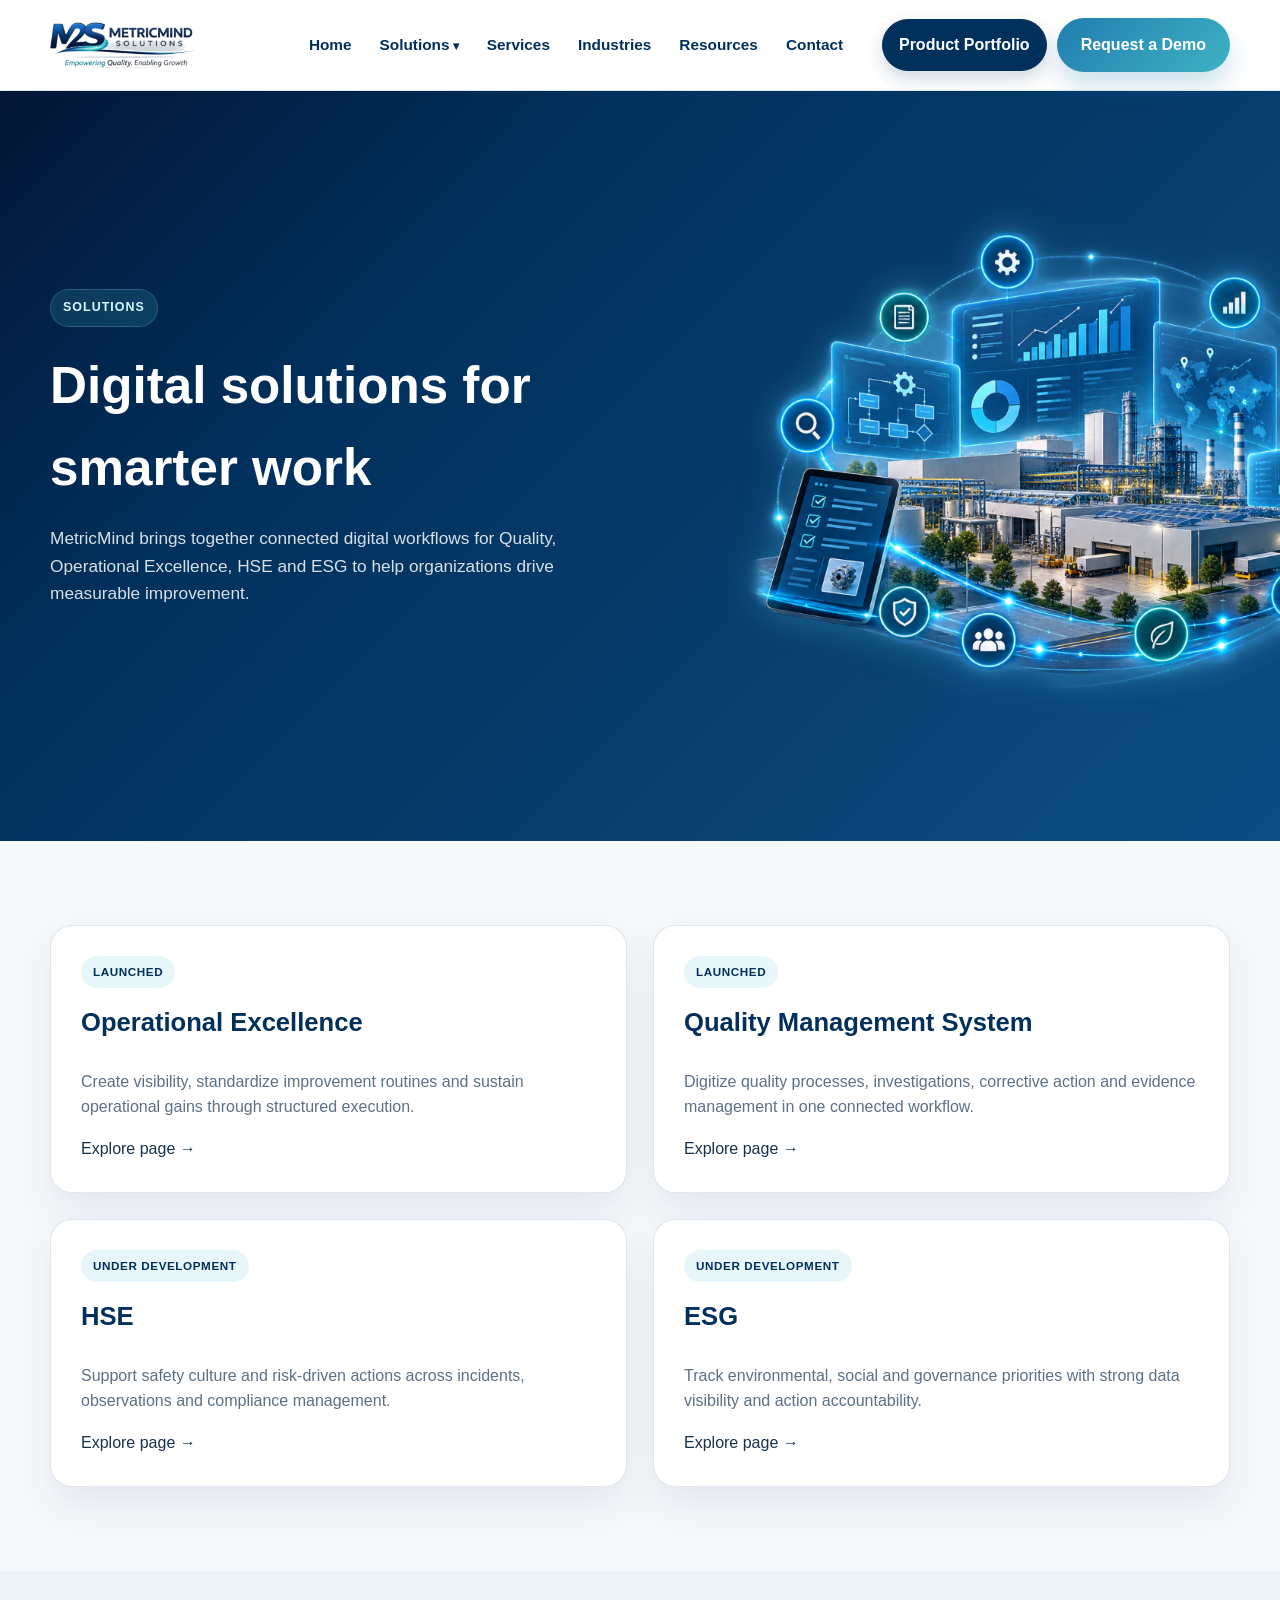
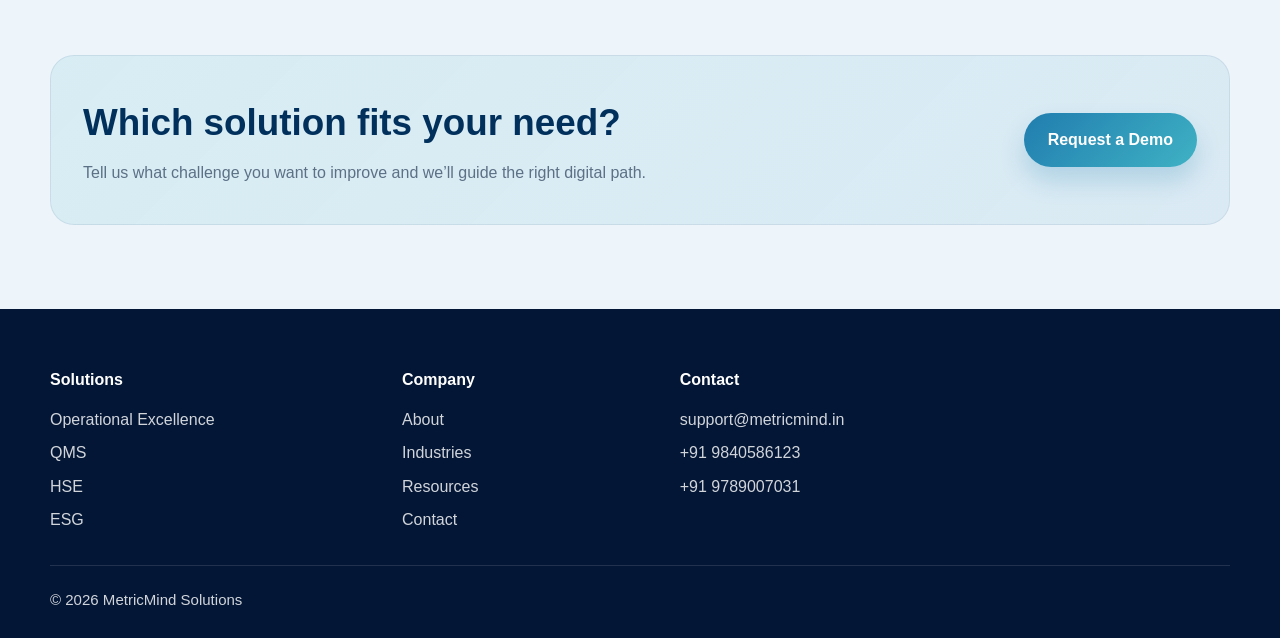
<file: solutions.html>
<!DOCTYPE html>
<html lang="en">
  <head>
    <meta charset="UTF-8" />
    <meta name="viewport" content="width=device-width, initial-scale=1.0" />
    <title>MetricMind Solutions | Product Portfolio</title>
    <meta name="description" content="Explore MetricMind's digital solutions for Operational Excellence, QMS, HSE and ESG." />
    <link rel="stylesheet" href="css/style.css" />
  </head>
  <body>
    <header class="site-header">
      <div class="container topbar">
        <a href="index.html" class="logo-wrap"><img src="logos/long-logo.png" alt="MetricMind Solutions logo" /></a>
        <nav class="main-nav" aria-label="Main navigation">
          <div class="nav-item"><a href="index.html">Home</a></div>
          <div class="nav-item has-dropdown">
            <a href="solutions.html">Solutions</a>
            <div class="dropdown-menu">
              <a href="solutions/operational-excellence.html">Operational Excellence</a>
              <a href="solutions/qms.html">Quality Management System</a>
              <a href="solutions/hse.html">HSE</a>
              <a href="solutions/esg.html">ESG</a>
            </div>
          </div>
          <div class="nav-item"><a href="services.html">Services</a></div>
          <div class="nav-item"><a href="industries.html">Industries</a></div>
          <div class="nav-item"><a href="resources.html">Resources</a></div>
          <div class="nav-item"><a href="contact.html">Contact</a></div>
        </nav>
        <div class="header-actions">
          <a class="btn btn-download" href="downloads/product-portfolio.pdf" download="MetricMind-Product-Portfolio.pdf">Product Portfolio</a>
          <a class="btn btn-primary" href="contact.html">Request a Demo</a>
          <button class="mobile-toggle" type="button" aria-label="Open navigation">☰</button>
        </div>
      </div>
    </header>

    <main>
      <section class="page-hero home-hero">
        <div class="container page-hero-inner">
          <div>
            <span class="eyebrow">Solutions</span>
            <h1>Digital solutions for smarter work</h1>
            <p>MetricMind brings together connected digital workflows for Quality, Operational Excellence, HSE and ESG to help organizations drive measurable improvement.</p>
          </div>
             <div class="hero-visual">
            <img src="images/hero-industrial-right.png" alt="MetricMind connected industrial operations illustration" />
          </div>
        </div>
      </section>

      <section>
        <div class="container">
          <div class="product-grid">
            <article class="product-card">
              <div class="tag">Launched</div>
              <h3>Operational Excellence</h3>
              <p>Create visibility, standardize improvement routines and sustain operational gains through structured execution.</p>
              <a class="meta" href="solutions/operational-excellence.html">Explore page →</a>
            </article>
            <article class="product-card">
              <div class="tag">Launched</div>
              <h3>Quality Management System</h3>
              <p>Digitize quality processes, investigations, corrective action and evidence management in one connected workflow.</p>
              <a class="meta" href="solutions/qms.html">Explore page →</a>
            </article>
            <article class="product-card">
              <div class="tag">Under development</div>
              <h3>HSE</h3>
              <p>Support safety culture and risk-driven actions across incidents, observations and compliance management.</p>
              <a class="meta" href="solutions/hse.html">Explore page →</a>
            </article>
            <article class="product-card">
              <div class="tag">Under development</div>
              <h3>ESG</h3>
              <p>Track environmental, social and governance priorities with strong data visibility and action accountability.</p>
              <a class="meta" href="solutions/esg.html">Explore page →</a>
            </article>
          </div>
        </div>
      </section>

      <section style="background: #edf5fb;">
        <div class="container">
          <div class="cta-wrap">
            <div>
              <h3>Which solution fits your need?</h3>
              <p>Tell us what challenge you want to improve and we’ll guide the right digital path.</p>
            </div>
            <a class="btn btn-primary" href="contact.html">Request a Demo</a>
          </div>
        </div>
      </section>
    </main>

<footer class="site-footer">
      <div class="container footer-grid">
        <div>
          <h4>Solutions</h4>
          <ul>
            <li>Operational Excellence</li>
            <li>QMS</li>
            <li>HSE</li>
            <li>ESG</li>
          </ul>
        </div>
        <div>
          <h4>Company</h4>
          <ul>
            <li>About</li>
            <li>Industries</li>
            <li>Resources</li>
            <li>Contact</li>
          </ul>
        </div>
        <div>
          <h4>Contact</h4>
          <ul>
            <li>support@metricmind.in</li>
            <li>+91 9840586123</li>
            <li>+91 9789007031</li>
            </ul>
        </div>
      </div>
      <div class="container footer-bottom">© 2026 MetricMind Solutions</div>
    </footer>

    <script src="js/main.js"></script>
  </body>
</html>
</file>
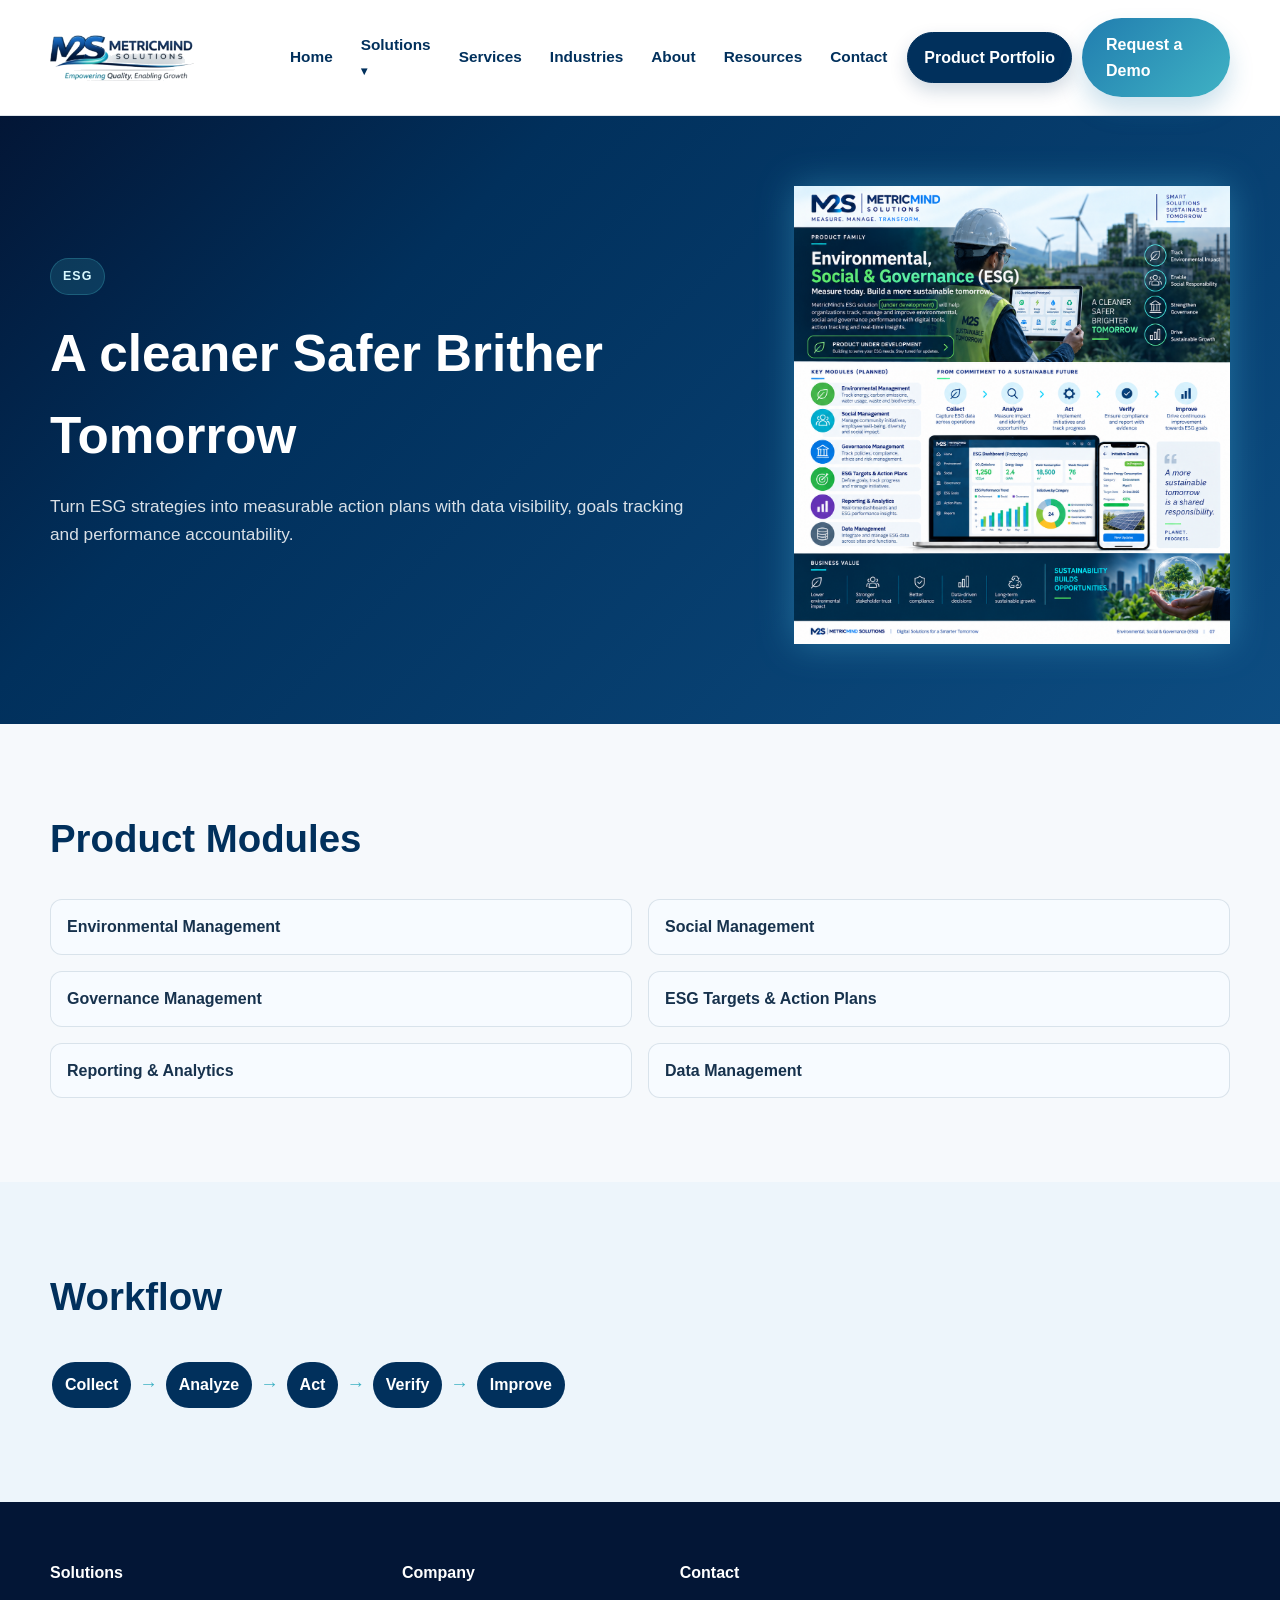
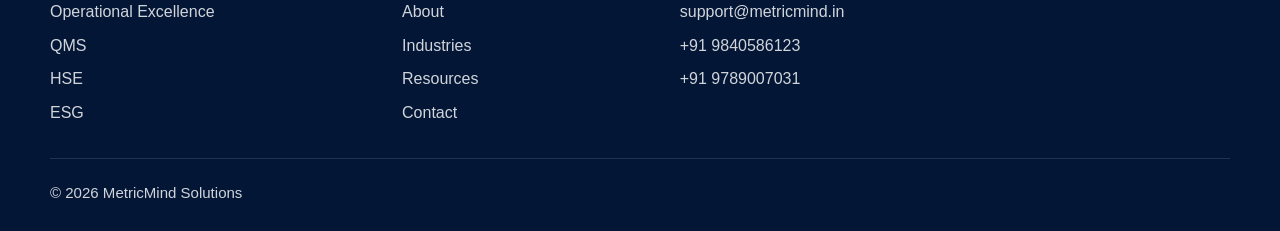
<file: solutions/esg.html>
<!DOCTYPE html>
<html lang="en">
  <head>
    <meta charset="UTF-8" />
    <meta name="viewport" content="width=device-width, initial-scale=1.0" />
    <title>MetricMind Solutions | ESG</title>
    <meta name="description" content="ESG product under development covering environmental, social, governance and reporting frameworks." />
    <link rel="stylesheet" href="../css/style.css" />
  </head>
  <body>
    <header class="site-header">
      <div class="container topbar">
        <a href="../index.html" class="logo-wrap"><img src="../logos/long-logo.png" alt="MetricMind Solutions logo" /></a>
        <nav class="main-nav" aria-label="Main navigation">
          <div class="nav-item"><a href="../index.html">Home</a></div>
          <div class="nav-item has-dropdown">
            <a href="../solutions.html">Solutions</a>
            <div class="dropdown-menu">
              <a href="operational-excellence.html">Operational Excellence</a>
              <a href="qms.html">Quality Management System</a>
              <a href="hse.html">HSE</a>
              <a href="esg.html">ESG</a>
            </div>
          </div>
          <div class="nav-item"><a href="../services.html">Services</a></div>
          <div class="nav-item"><a href="../industries.html">Industries</a></div>
          <div class="nav-item"><a href="../about.html">About</a></div>
          <div class="nav-item"><a href="../resources.html">Resources</a></div>
          <div class="nav-item"><a href="../contact.html">Contact</a></div>
        </nav>
        <div class="header-actions">
          <a class="btn btn-download" href="../downloads/product-portfolio.pdf" download="MetricMind-Product-Portfolio.pdf">Product Portfolio</a>
          <a class="btn btn-primary" href="../contact.html">Request a Demo</a>
          <button class="mobile-toggle" type="button" aria-label="Open navigation">☰</button>
        </div>
      </div>
    </header>

    <main>
      <section class="page-hero">
        <div class="container page-hero-inner">
          <div>
            <span class="eyebrow">ESG</span>
            <h1>A cleaner Safer Brither Tomorrow</h1>
            <p>Turn ESG strategies into measurable action plans with data visibility, goals tracking and performance accountability.</p>
          </div>
          <div class="hero-visual"><img src="../images/esg-visual.png" alt="ESG workflow" /></div>
        </div>
      </section>

      <section>
        <div class="container">
          <div class="section-header">
            <h2>Product Modules</h2>
          </div>
          <ul class="module-list">
            <li>Environmental Management</li>
            <li>Social Management</li>
            <li>Governance Management</li>
            <li>ESG Targets & Action Plans</li>
            <li>Reporting & Analytics</li>
            <li>Data Management</li>
          </ul>
        </div>
      </section>

      <section style="background: #edf5fb;">
        <div class="container">
          <div class="section-header">
            <h2>Workflow</h2>
          </div>
          <div class="workflow">
            <span>Collect</span>
            <span class="arrow">→</span>
            <span>Analyze</span>
            <span class="arrow">→</span>
            <span>Act</span>
            <span class="arrow">→</span>
            <span>Verify</span>
            <span class="arrow">→</span>
            <span>Improve</span>
          </div>
        </div>
      </section>
    </main>

 <footer class="site-footer">
      <div class="container footer-grid">
        <div>
          <h4>Solutions</h4>
          <ul>
            <li>Operational Excellence</li>
            <li>QMS</li>
            <li>HSE</li>
            <li>ESG</li>
          </ul>
        </div>
        <div>
          <h4>Company</h4>
          <ul>
            <li>About</li>
            <li>Industries</li>
            <li>Resources</li>
            <li>Contact</li>
          </ul>
        </div>
        <div>
          <h4>Contact</h4>
          <ul>
            <li>support@metricmind.in</li>
            <li>+91 9840586123</li>
            <li>+91 9789007031</li>
            </ul>
        </div>
      </div>
      <div class="container footer-bottom">© 2026 MetricMind Solutions</div>
    </footer>

    <script src="../js/main.js"></script>
  </body>
</html>
</file>
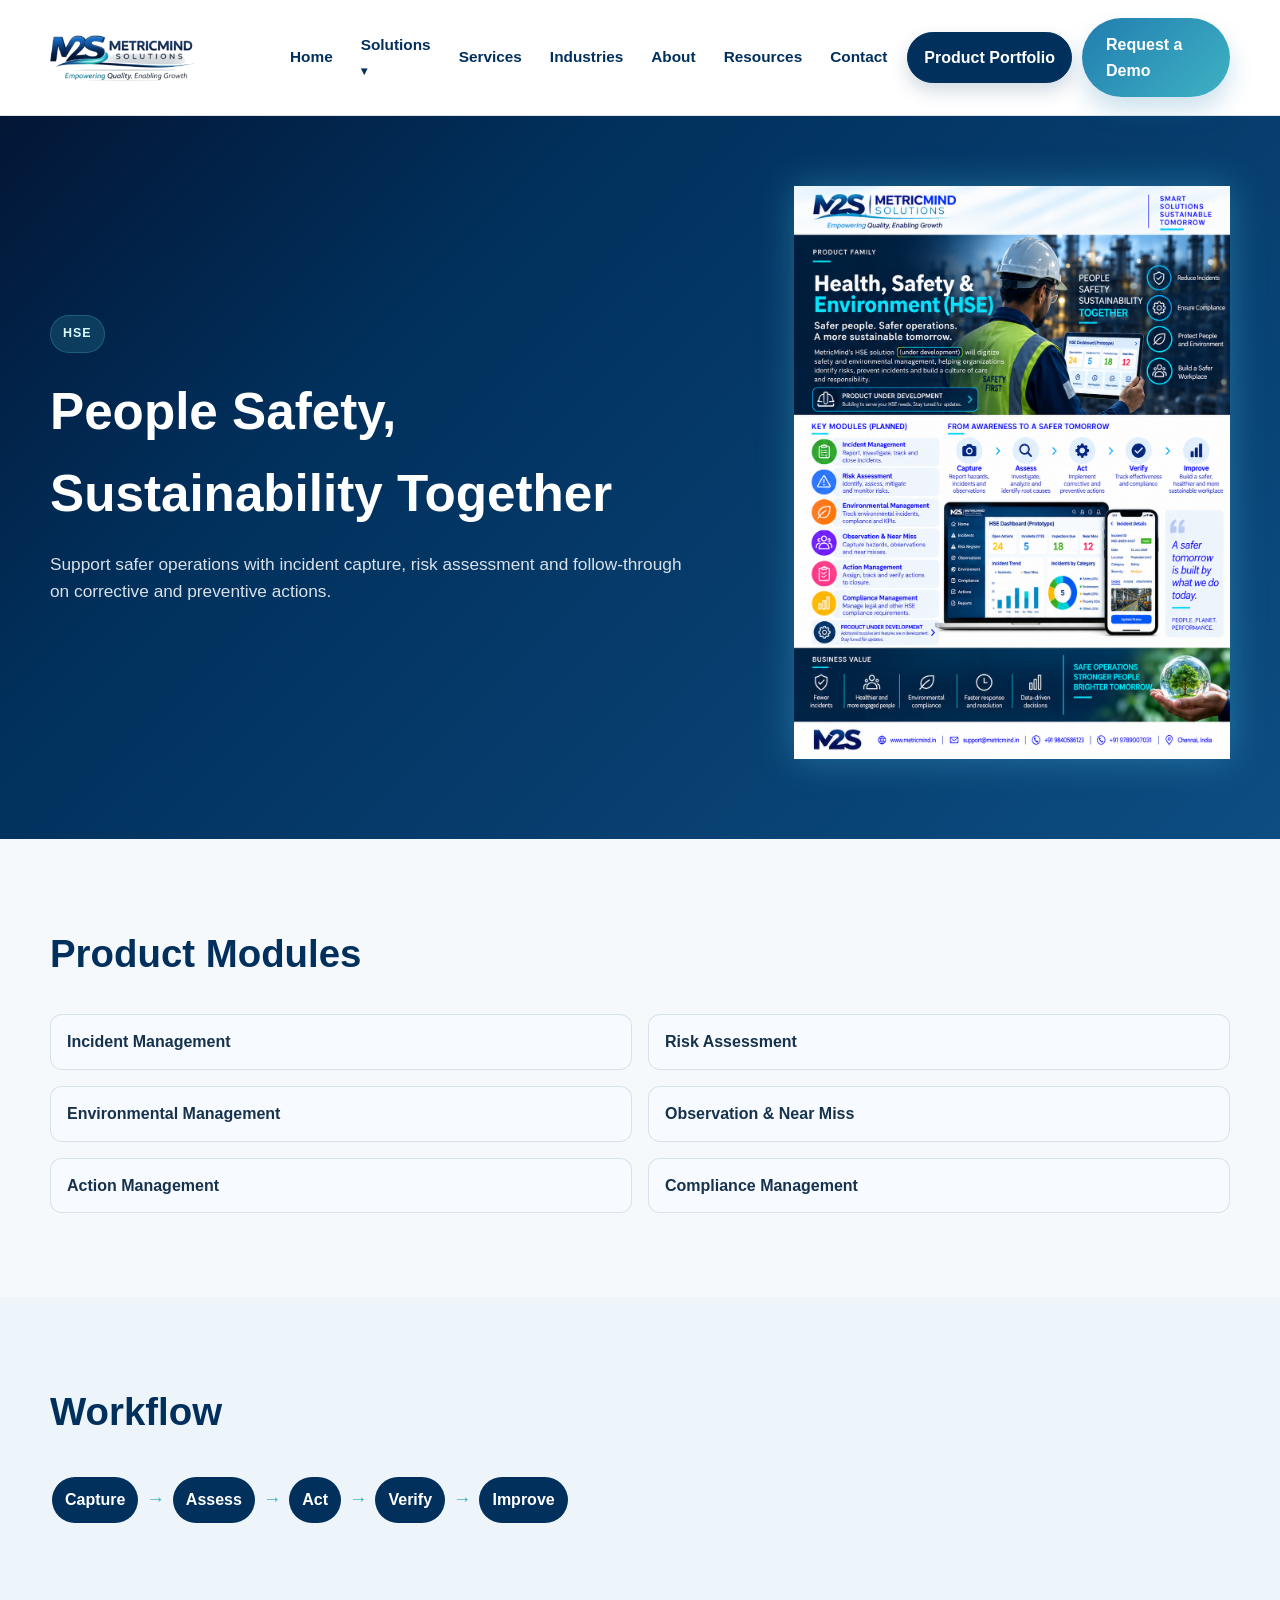
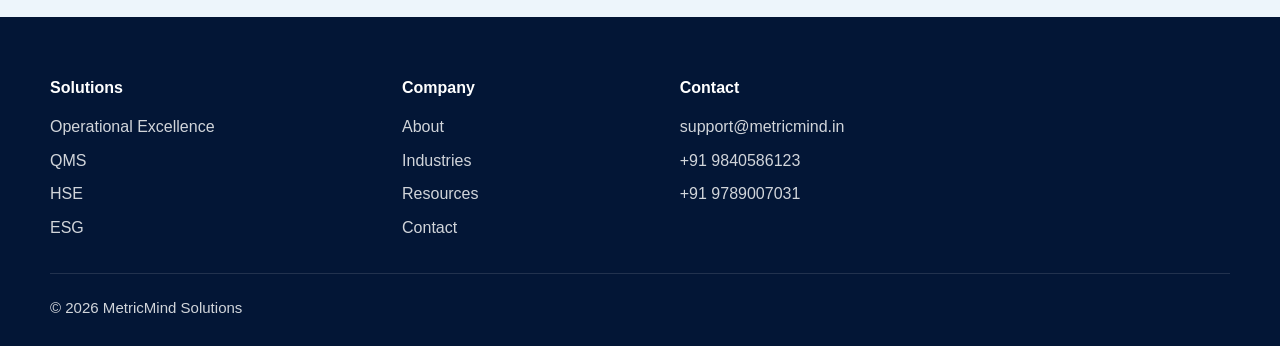
<file: solutions/hse.html>
<!DOCTYPE html>
<html lang="en">
  <head>
    <meta charset="UTF-8" />
    <meta name="viewport" content="width=device-width, initial-scale=1.0" />
    <title>MetricMind Solutions | HSE</title>
    <meta name="description" content="HSE product under development: incident management, risk assessment, compliance and action tracking." />
    <link rel="stylesheet" href="../css/style.css" />
  </head>
  <body>
    <header class="site-header">
      <div class="container topbar">
        <a href="../index.html" class="logo-wrap"><img src="../logos/long-logo.png" alt="MetricMind Solutions logo" /></a>
        <nav class="main-nav" aria-label="Main navigation">
          <div class="nav-item"><a href="../index.html">Home</a></div>
          <div class="nav-item has-dropdown">
            <a href="../solutions.html">Solutions</a>
            <div class="dropdown-menu">
              <a href="operational-excellence.html">Operational Excellence</a>
              <a href="qms.html">Quality Management System</a>
              <a href="hse.html">HSE</a>
              <a href="esg.html">ESG</a>
            </div>
          </div>
          <div class="nav-item"><a href="../services.html">Services</a></div>
          <div class="nav-item"><a href="../industries.html">Industries</a></div>
          <div class="nav-item"><a href="../about.html">About</a></div>
          <div class="nav-item"><a href="../resources.html">Resources</a></div>
          <div class="nav-item"><a href="../contact.html">Contact</a></div>
        </nav>
        <div class="header-actions">
          <a class="btn btn-download" href="../downloads/product-portfolio.pdf" download="MetricMind-Product-Portfolio.pdf">Product Portfolio</a>
          <a class="btn btn-primary" href="../contact.html">Request a Demo</a>
          <button class="mobile-toggle" type="button" aria-label="Open navigation">☰</button>
        </div>
      </div>
    </header>

    <main>
      <section class="page-hero">
        <div class="container page-hero-inner">
          <div>
            <span class="eyebrow">HSE</span>
            <h1>People Safety, Sustainability Together</h1>
            <p>Support safer operations with incident capture, risk assessment and follow-through on corrective and preventive actions.</p>
          </div>
          <div class="hero-visual"><img src="../images/hse-visual.png" alt="HSE workflow" /></div>
        </div>
      </section>

      <section>
        <div class="container">
          <div class="section-header">
            <h2>Product Modules</h2>
          </div>
          <ul class="module-list">
            <li>Incident Management</li>
            <li>Risk Assessment</li>
            <li>Environmental Management</li>
            <li>Observation & Near Miss</li>
            <li>Action Management</li>
            <li>Compliance Management</li>
          </ul>
        </div>
      </section>

      <section style="background: #edf5fb;">
        <div class="container">
          <div class="section-header">
            <h2>Workflow</h2>
          </div>
          <div class="workflow">
            <span>Capture</span>
            <span class="arrow">→</span>
            <span>Assess</span>
            <span class="arrow">→</span>
            <span>Act</span>
            <span class="arrow">→</span>
            <span>Verify</span>
            <span class="arrow">→</span>
            <span>Improve</span>
          </div>
        </div>
      </section>
    </main>

   <footer class="site-footer">
      <div class="container footer-grid">
        <div>
          <h4>Solutions</h4>
          <ul>
            <li>Operational Excellence</li>
            <li>QMS</li>
            <li>HSE</li>
            <li>ESG</li>
          </ul>
        </div>
        <div>
          <h4>Company</h4>
          <ul>
            <li>About</li>
            <li>Industries</li>
            <li>Resources</li>
            <li>Contact</li>
          </ul>
        </div>
        <div>
          <h4>Contact</h4>
          <ul>
            <li>support@metricmind.in</li>
            <li>+91 9840586123</li>
            <li>+91 9789007031</li>
            </ul>
        </div>
      </div>
      <div class="container footer-bottom">© 2026 MetricMind Solutions</div>
    </footer>

    <script src="../js/main.js"></script>
  </body>
</html>
</file>
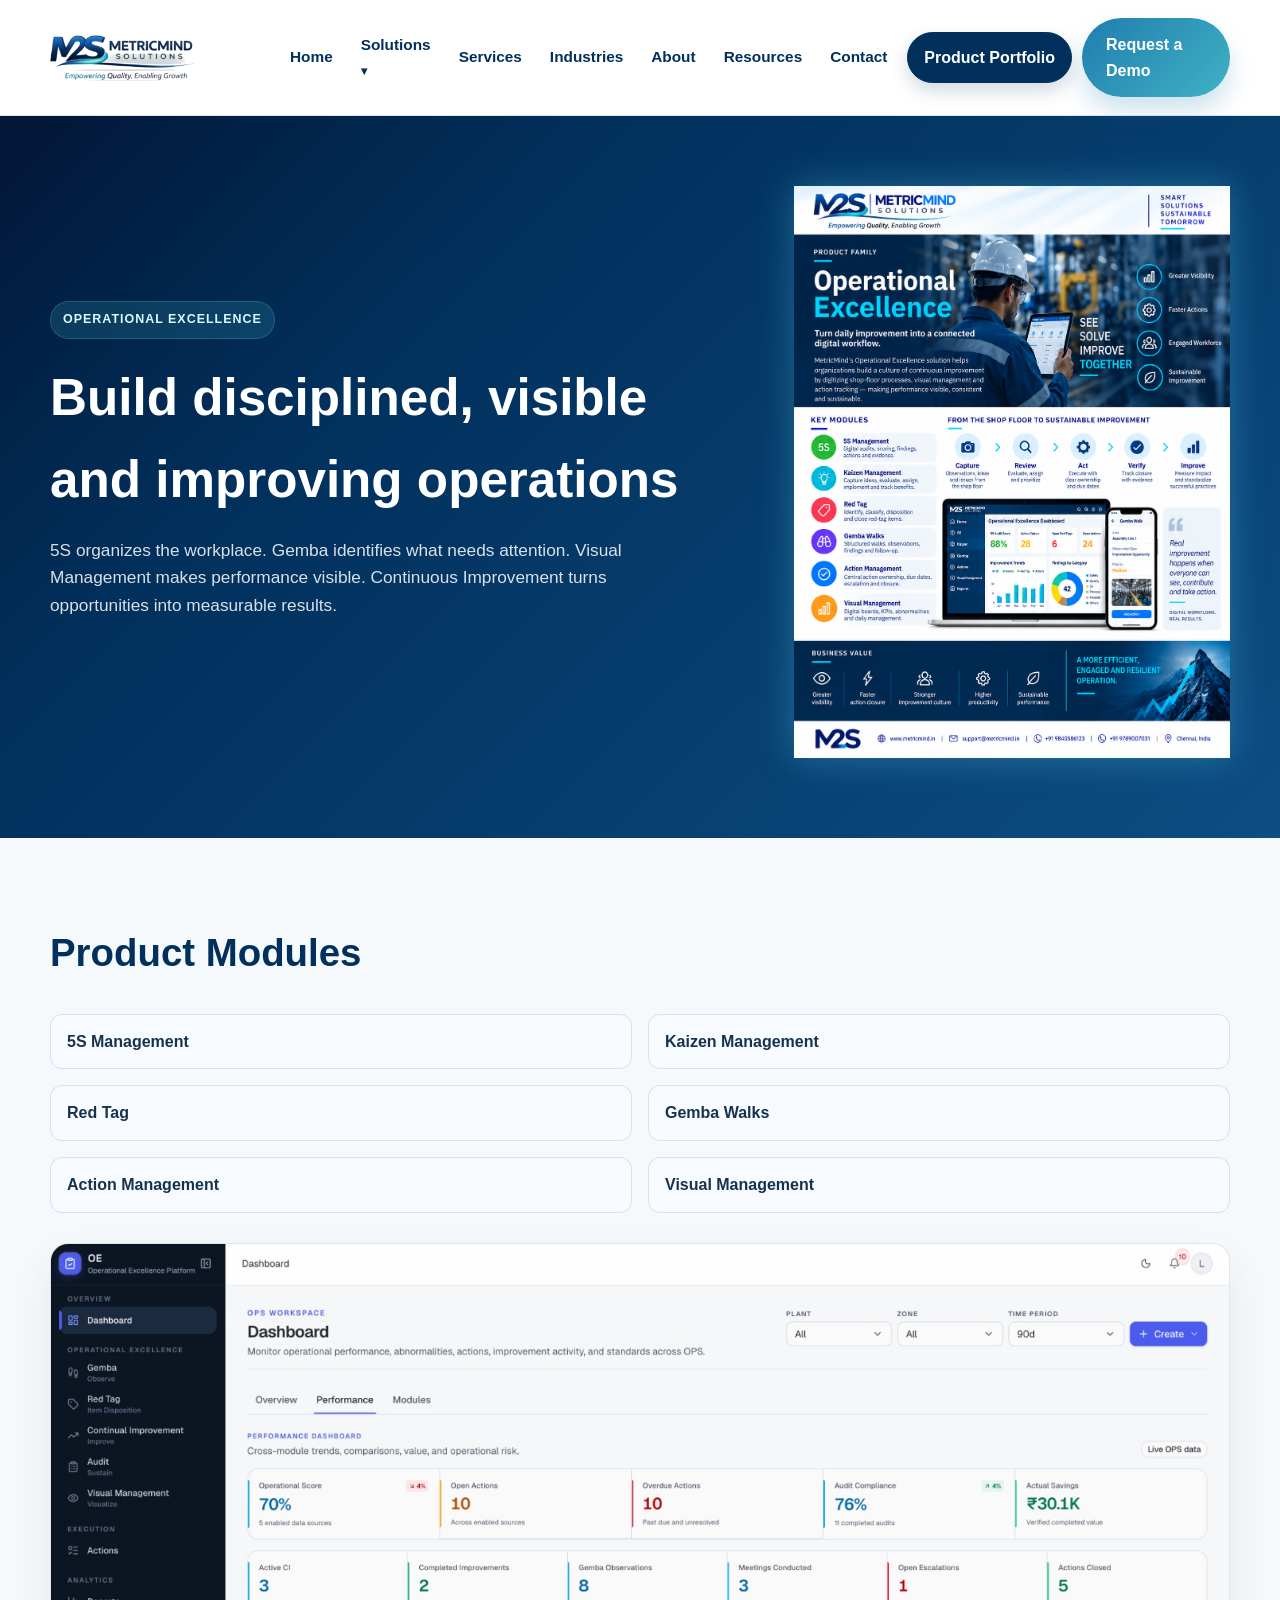
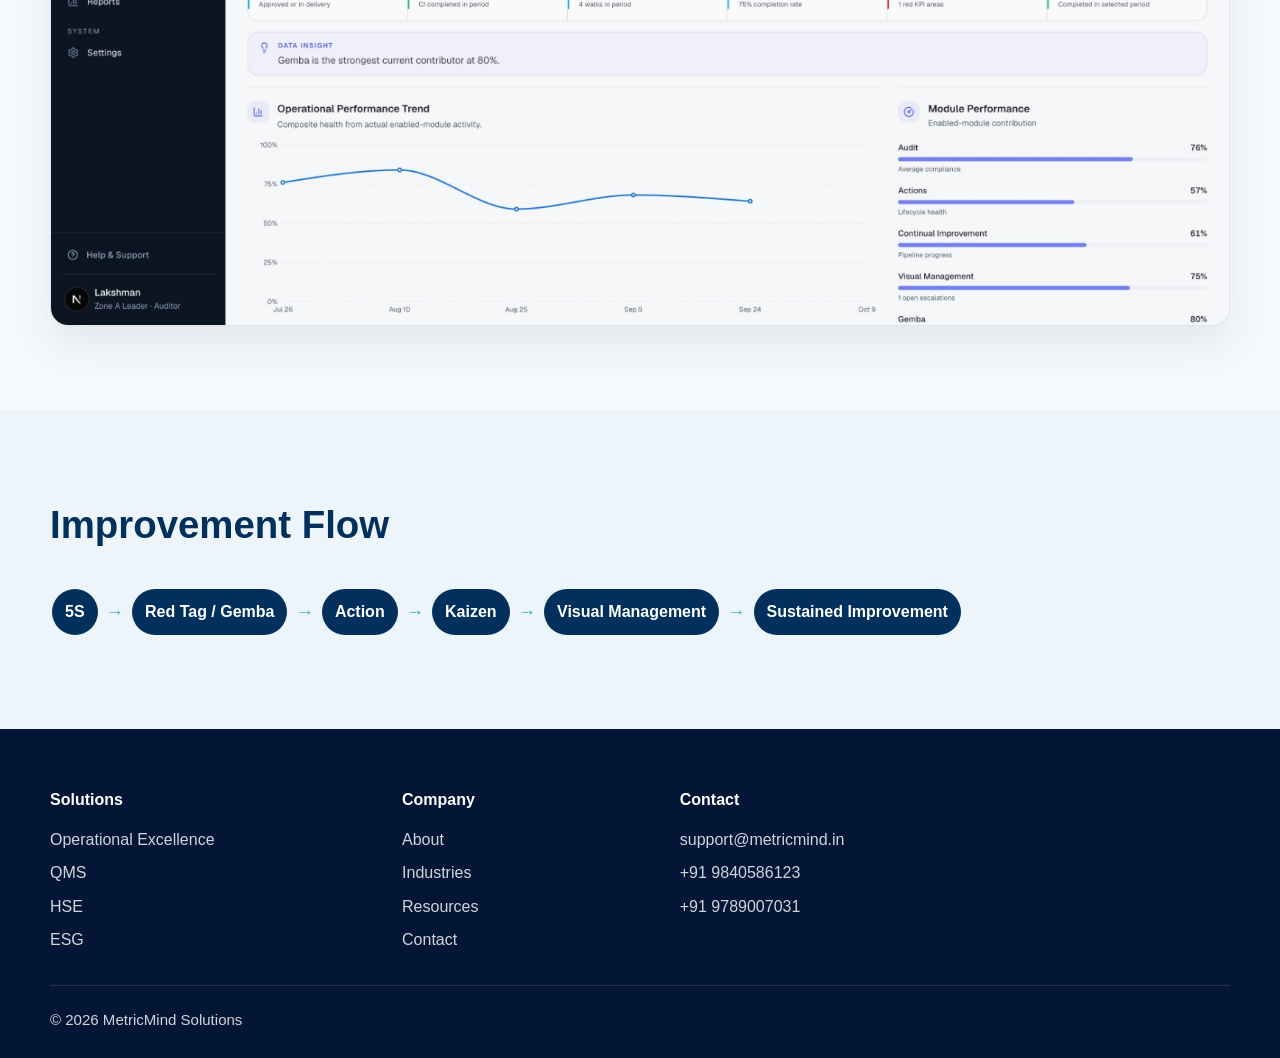
<file: solutions/operational-excellence.html>
<!DOCTYPE html>
<html lang="en">
  <head>
    <meta charset="UTF-8" />
    <meta name="viewport" content="width=device-width, initial-scale=1.0" />
    <title>MetricMind Solutions | Operational Excellence</title>
    <meta name="description" content="Operational Excellence solutions for 5S, kaizen, gemba walks, action management and visual management." />
    <link rel="stylesheet" href="../css/style.css" />
  </head>
  <body>
    <header class="site-header">
      <div class="container topbar">
        <a href="../index.html" class="logo-wrap"><img src="../logos/long-logo.png" alt="MetricMind Solutions logo" /></a>
        <nav class="main-nav" aria-label="Main navigation">
          <div class="nav-item"><a href="../index.html">Home</a></div>
          <div class="nav-item has-dropdown">
            <a href="../solutions.html">Solutions</a>
            <div class="dropdown-menu">
              <a href="operational-excellence.html">Operational Excellence</a>
              <a href="qms.html">Quality Management System</a>
              <a href="hse.html">HSE</a>
              <a href="esg.html">ESG</a>
            </div>
          </div>
          <div class="nav-item"><a href="../services.html">Services</a></div>
          <div class="nav-item"><a href="../industries.html">Industries</a></div>
          <div class="nav-item"><a href="../about.html">About</a></div>
          <div class="nav-item"><a href="../resources.html">Resources</a></div>
          <div class="nav-item"><a href="../contact.html">Contact</a></div>
        </nav>
        <div class="header-actions">
          <a class="btn btn-download" href="../downloads/product-portfolio.pdf" download="MetricMind-Product-Portfolio.pdf">Product Portfolio</a>
          <a class="btn btn-primary" href="../contact.html">Request a Demo</a>
          <button class="mobile-toggle" type="button" aria-label="Open navigation">☰</button>
        </div>
      </div>
    </header>

    <main>
      <section class="page-hero">
        <div class="container page-hero-inner">
          <div>
            <span class="eyebrow">Operational Excellence</span>
            <h1>Build disciplined, visible and improving operations</h1>
            <p>5S organizes the workplace. Gemba identifies what needs attention. Visual Management makes performance visible. Continuous Improvement turns opportunities into measurable results.</p>
          </div>
          <div class="hero-visual"><img src="../images/oe-visual.png" alt="Operational excellence workflow" /></div>
        </div>
      </section>

      <section>
        <div class="container">
          <div class="section-header">
            <h2>Product Modules</h2>
          </div>
          <ul class="module-list">
            <li>5S Management</li>
            <li>Kaizen Management</li>
            <li>Red Tag</li>
            <li>Gemba Walks</li>
            <li>Action Management</li>
            <li>Visual Management</li>
          </ul>

          <div class="module-visual">
            <img src="../images/OE Dasboard Image.jpeg" alt="Operational Excellence dashboard overview" />
          </div>
        </div>
      </section>

      <section style="background: #edf5fb;">
        <div class="container">
          <div class="section-header">
            <h2>Improvement Flow</h2>
          </div>
          <div class="workflow">
            <span>5S</span>
            <span class="arrow">→</span>
            <span>Red Tag / Gemba</span>
            <span class="arrow">→</span>
            <span>Action</span>
            <span class="arrow">→</span>
            <span>Kaizen</span>
            <span class="arrow">→</span>
            <span>Visual Management</span>
            <span class="arrow">→</span>
            <span>Sustained Improvement</span>
          </div>
        </div>
      </section>
    </main>

<footer class="site-footer">
      <div class="container footer-grid">
        <div>
          <h4>Solutions</h4>
          <ul>
            <li>Operational Excellence</li>
            <li>QMS</li>
            <li>HSE</li>
            <li>ESG</li>
          </ul>
        </div>
        <div>
          <h4>Company</h4>
          <ul>
            <li>About</li>
            <li>Industries</li>
            <li>Resources</li>
            <li>Contact</li>
          </ul>
        </div>
        <div>
          <h4>Contact</h4>
          <ul>
            <li>support@metricmind.in</li>
            <li>+91 9840586123</li>
            <li>+91 9789007031</li>
            </ul>
        </div>
      </div>
      <div class="container footer-bottom">© 2026 MetricMind Solutions</div>
    </footer>

    <script src="../js/main.js"></script>
  </body>
</html>
</file>
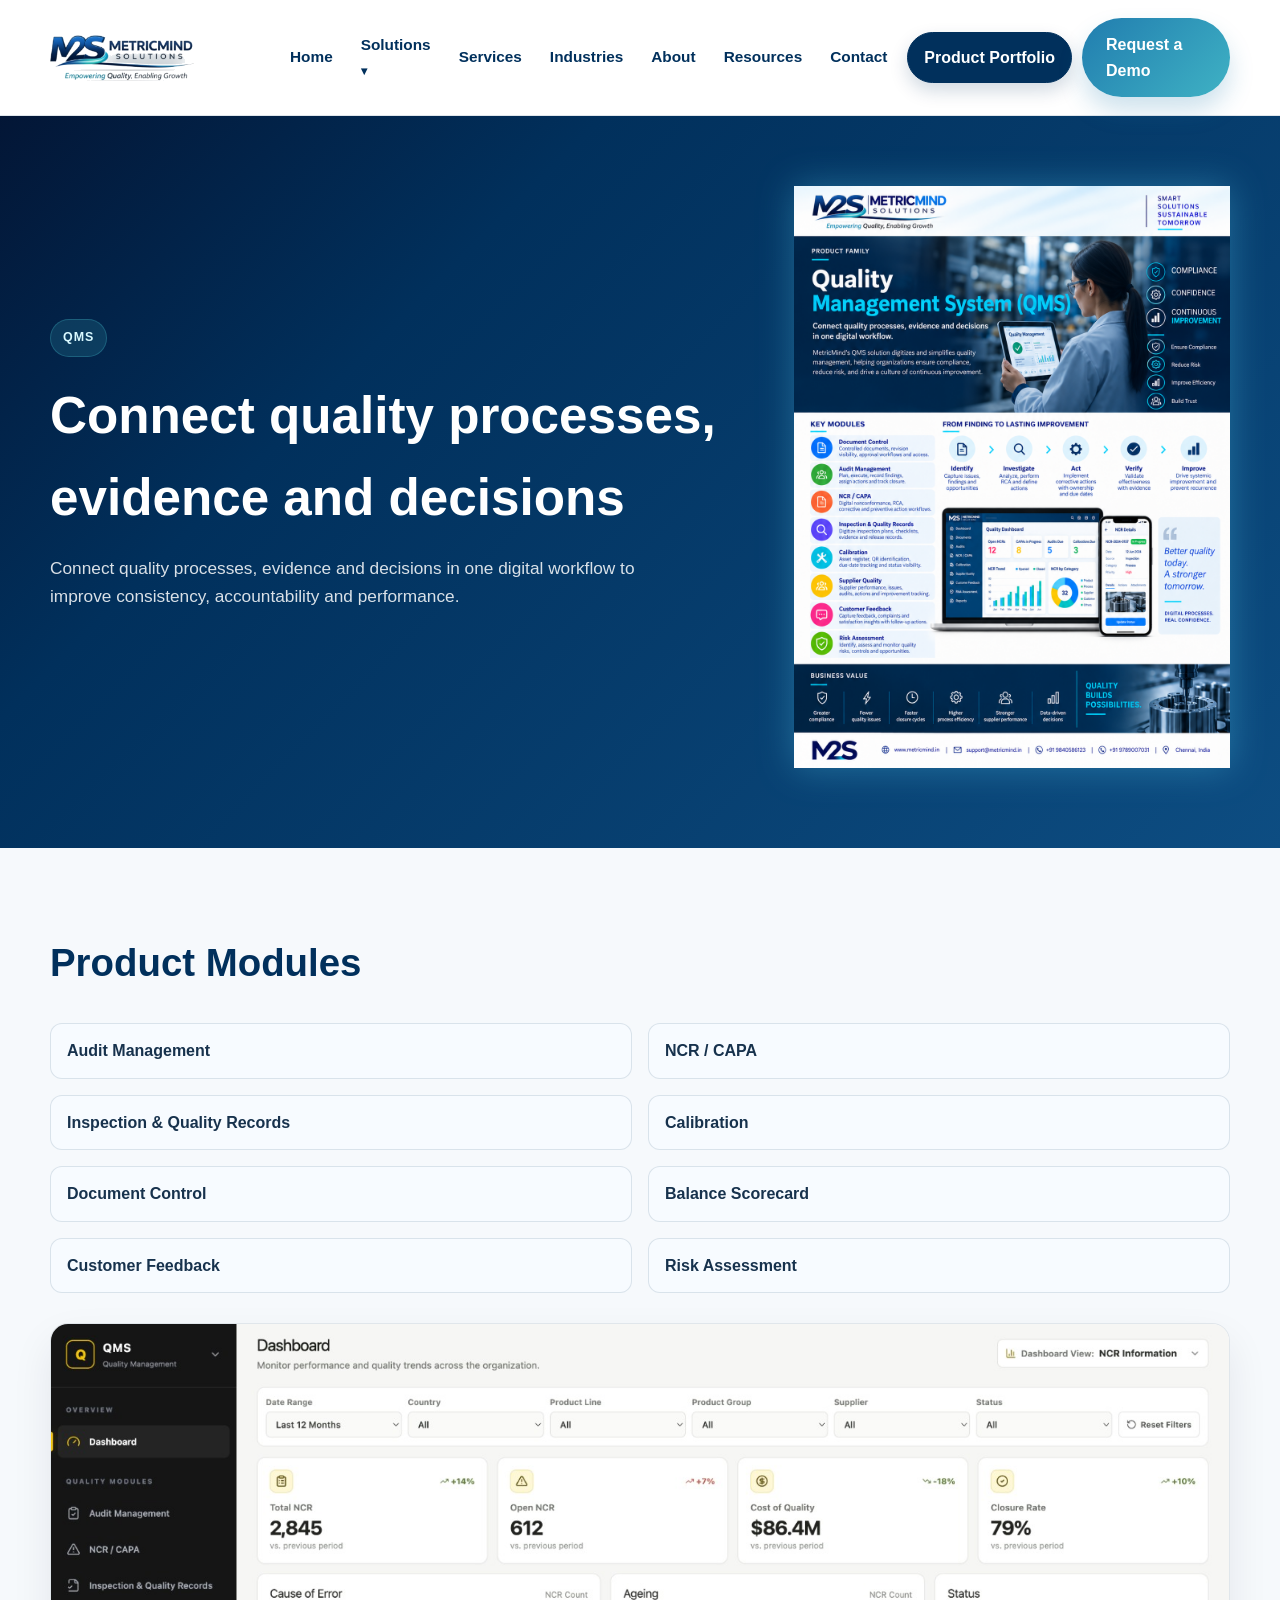
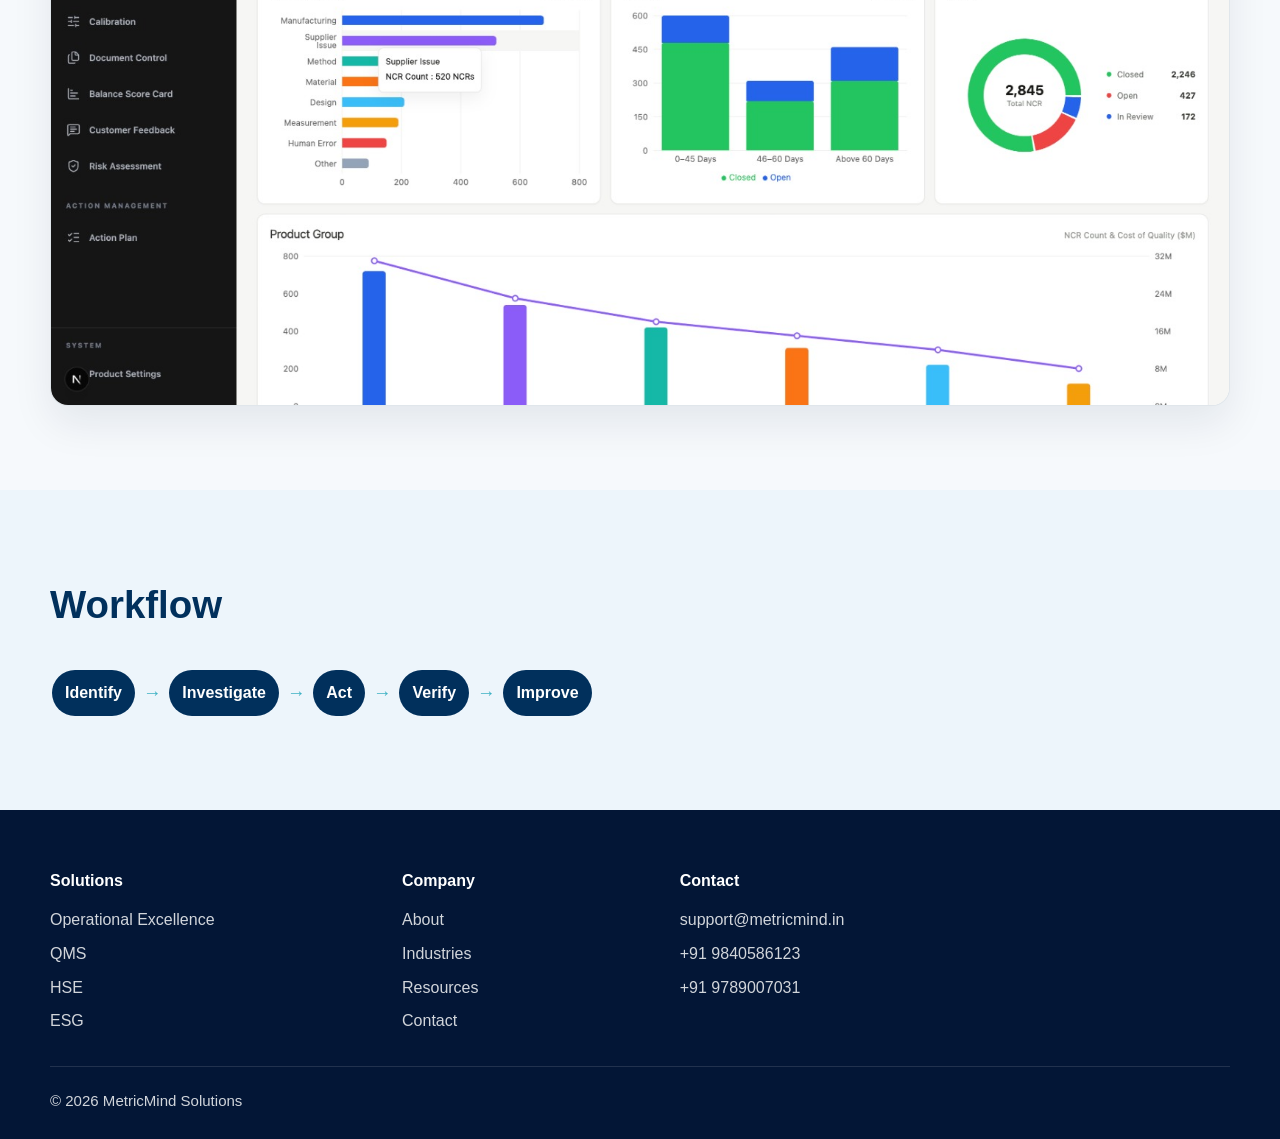
<file: solutions/qms.html>
<!DOCTYPE html>
<html lang="en">
  <head>
    <meta charset="UTF-8" />
    <meta name="viewport" content="width=device-width, initial-scale=1.0" />
    <title>MetricMind Solutions | QMS</title>
    <meta name="description" content="Quality Management System solutions: document control, audit management, NCR/CAPA, calibration and supplier quality." />
    <link rel="stylesheet" href="../css/style.css" />
  </head>
  <body>
    <header class="site-header">
      <div class="container topbar">
        <a href="../index.html" class="logo-wrap"><img src="../logos/long-logo.png" alt="MetricMind Solutions logo" /></a>
        <nav class="main-nav" aria-label="Main navigation">
          <div class="nav-item"><a href="../index.html">Home</a></div>
          <div class="nav-item has-dropdown">
            <a href="../solutions.html">Solutions</a>
            <div class="dropdown-menu">
              <a href="operational-excellence.html">Operational Excellence</a>
              <a href="qms.html">Quality Management System</a>
              <a href="hse.html">HSE</a>
              <a href="esg.html">ESG</a>
            </div>
          </div>
          <div class="nav-item"><a href="../services.html">Services</a></div>
          <div class="nav-item"><a href="../industries.html">Industries</a></div>
          <div class="nav-item"><a href="../about.html">About</a></div>
          <div class="nav-item"><a href="../resources.html">Resources</a></div>
          <div class="nav-item"><a href="../contact.html">Contact</a></div>
        </nav>
        <div class="header-actions">
          <a class="btn btn-download" href="../downloads/product-portfolio.pdf" download="MetricMind-Product-Portfolio.pdf">Product Portfolio</a>
          <a class="btn btn-primary" href="../contact.html">Request a Demo</a>
          <button class="mobile-toggle" type="button" aria-label="Open navigation">☰</button>
        </div>
      </div>
    </header>

    <main>
      <section class="page-hero">
        <div class="container page-hero-inner">
          <div>
            <span class="eyebrow">QMS</span>
            <h1>Connect quality processes, evidence and decisions</h1>
            <p>Connect quality processes, evidence and decisions in one digital workflow to improve consistency, accountability and performance.</p>
          </div>
          <div class="hero-visual"><img src="../images/qms-visual.png" alt="Quality management system" /></div>
        </div>
      </section>

      <section>
        <div class="container">
          <div class="section-header">
            <h2>Product Modules</h2>
          </div>
          <ul class="module-list">
            <li>Audit Management</li>
            <li>NCR / CAPA</li>
            <li>Inspection & Quality Records</li>
            <li>Calibration</li>
            <li>Document Control</li>
            <li>Balance Scorecard</li>
            <li>Customer Feedback</li>
            <li>Risk Assessment</li>
          </ul>

          <div class="module-visual">
            <img src="../images/QMS Dashboard Image.jpeg" alt="QMS dashboard overview" />
          </div>
        </div>
      </section>

      <section style="background: #edf5fb;">
        <div class="container">
          <div class="section-header">
            <h2>Workflow</h2>
          </div>
          <div class="workflow">
            <span>Identify</span>
            <span class="arrow">→</span>
            <span>Investigate</span>
            <span class="arrow">→</span>
            <span>Act</span>
            <span class="arrow">→</span>
            <span>Verify</span>
            <span class="arrow">→</span>
            <span>Improve</span>
          </div>
        </div>
      </section>
    </main>

<footer class="site-footer">
      <div class="container footer-grid">
        <div>
          <h4>Solutions</h4>
          <ul>
            <li>Operational Excellence</li>
            <li>QMS</li>
            <li>HSE</li>
            <li>ESG</li>
          </ul>
        </div>
        <div>
          <h4>Company</h4>
          <ul>
            <li>About</li>
            <li>Industries</li>
            <li>Resources</li>
            <li>Contact</li>
          </ul>
        </div>
        <div>
          <h4>Contact</h4>
          <ul>
            <li>support@metricmind.in</li>
            <li>+91 9840586123</li>
            <li>+91 9789007031</li>
            </ul>
        </div>
      </div>
      <div class="container footer-bottom">© 2026 MetricMind Solutions</div>
    </footer>

    <script src="../js/main.js"></script>
  </body>
</html>
</file>
<file: css/style.css>
:root {
  --navy: #01305C;
  --navy-deep: #031636;
  --blue: #217DAF;
  --teal: #3FB2C4;
  --ice: #DEE8F3;
  --green: #48D957;
  --text: #17324d;
  --muted: #5c7086;
  --white: #ffffff;
  --border: rgba(1, 48, 92, 0.12);
  --card-shadow: 0 18px 40px rgba(3, 22, 54, 0.08);
}

* { box-sizing: border-box; }
html { scroll-behavior: smooth; }
body {
  margin: 0;
  font-family: Arial, Helvetica, sans-serif;
  background: #f6f9fc;
  color: var(--text);
  line-height: 1.6;
}
img { max-width: 100%; display: block; }
a { color: inherit; text-decoration: none; }
button, input, select, textarea { font: inherit; }
.container {
  width: min(1180px, calc(100% - 32px));
  margin: 0 auto;
}

.site-header {
  position: sticky;
  top: 0;
  z-index: 20;
  background: rgba(255,255,255,0.96);
  backdrop-filter: blur(8px);
  border-bottom: 1px solid var(--border);
}
.topbar {
  display: flex;
  align-items: center;
  justify-content: space-between;
  gap: 20px;
  padding: 18px 0;
}
.logo-wrap {
  display: inline-flex;
  align-items: center;
  min-width: 220px;
}
.logo-wrap img {
  max-height: 46px;
  width: auto;
}
.main-nav {
  display: flex;
  align-items: center;
  gap: 28px;
  flex: 1;
  justify-content: center;
}
.nav-item {
  position: relative;
  color: var(--navy);
  font-weight: 600;
  font-size: 0.96rem;
}
.nav-item.has-dropdown > a::after {
  content: " ▾";
  font-size: 0.72rem;
}
.dropdown-menu {
  position: absolute;
  top: calc(100% + 12px);
  left: 0;
  min-width: 230px;
  background: var(--white);
  border: 1px solid var(--border);
  border-radius: 12px;
  box-shadow: var(--card-shadow);
  padding: 12px 0;
  opacity: 0;
  visibility: hidden;
  transform: translateY(6px);
  transition: 0.2s ease;
}
.nav-item.has-dropdown:hover .dropdown-menu,
.nav-item.has-dropdown:focus-within .dropdown-menu
{
  opacity: 1;
  visibility: visible;
  transform: translateY(0);
}
.dropdown-menu a {
  display: block;
  padding: 10px 18px;
  color: var(--text);
}
.dropdown-menu a:hover { background: #f3f8fb; }
.header-actions { display: flex; align-items: center; gap: 10px; }
.btn,
button,
input[type="submit"] {
  border: none;
  border-radius: 999px;
  padding: 14px 24px;
  font-weight: 700;
  cursor: pointer;
  transition: transform 0.2s ease, box-shadow 0.2s ease;
}
.btn:hover, button:hover, input[type="submit"]:hover { transform: translateY(-1px); }
.btn-primary {
  background: linear-gradient(135deg, var(--blue), var(--teal));
  color: var(--white);
  box-shadow: 0 14px 24px rgba(33, 125, 175, 0.22);
}
.btn-secondary {
  background: transparent;
  color: var(--navy);
  border: 1px solid rgba(1,48,92,0.15);
}
.btn-download {
  background: var(--navy);
  color: var(--white);
  border: 1px solid var(--navy);
  padding: 12px 16px;
  white-space: nowrap;
  box-shadow: 0 8px 18px rgba(1,48,92,0.18);
}
.btn-download:hover {
  background: var(--blue);
  border-color: var(--blue);
}
.mobile-toggle {
  display: none;
  background: transparent;
  color: var(--navy);
  font-size: 1.8rem;
  padding: 6px 10px;
}

.page-hero {
  background: linear-gradient(135deg, var(--navy-deep) 0%, var(--navy) 30%, #0d4d82 100%);
  color: var(--white);
  padding: 70px 0 80px;
}
.page-hero-inner {
  display: grid;
  grid-template-columns: 1.2fr 0.8fr;
  gap: 40px;
  align-items: center;
}
.page-hero h1 { font-size: clamp(2.4rem, 4vw, 4rem); margin: 0 0 16px; }
.page-hero p { margin: 0 0 24px; color: rgba(255,255,255,0.85); max-width: 640px; font-size: 1.08rem; }
.eyebrow {
  display: inline-block;
  background: rgba(63,178,196,0.18);
  color: #d9f9ff;
  border: 1px solid rgba(63,178,196,0.3);
  padding: 8px 12px;
  border-radius: 999px;
  font-size: 0.78rem;
  font-weight: 700;
  letter-spacing: 0.08em;
  text-transform: uppercase;
  margin-bottom: 18px;
}
.hero-visual {
  display: flex;
  align-items: center;
  justify-content: center;
  min-height: 420px;
  background: transparent;
  border: none;
  box-shadow: none;
  overflow: visible;
  margin-left: 20px;
}
.hero-visual img {
  display: block;
  width: 100%;
  max-width: 920px;
  height: auto;
  object-fit: contain;
  filter: drop-shadow(0 0 18px rgba(95, 221, 255, 0.3));
}
.home-hero .page-hero-inner {
  grid-template-columns: 1fr 1fr;
  gap: 12px;
}
.home-hero .hero-visual {
  min-height: 600px;
  margin-left: -20px;
}
.home-hero .hero-visual img {
  width: 145%;
  max-width: none;
}

.hero-metrics {
  display: grid;
  grid-template-columns: repeat(2, minmax(120px, 1fr));
  gap: 18px;
  margin-top: 22px;
}
.metric-box {
  background: rgba(255,255,255,0.06);
  border: 1px solid rgba(255,255,255,0.1);
  border-radius: 18px;
  padding: 18px;
}
.metric-box strong { display: block; font-size: 1.8rem; margin-bottom: 6px; }
.metric-box span { color: rgba(255,255,255,0.8); }

section { padding: 84px 0; }
.section-header {
  margin-bottom: 30px;
}
.section-header h2 {
  font-size: clamp(2rem, 3vw, 2.8rem);
  color: var(--navy);
  margin: 0 0 12px;
}
.section-header p {
  margin: 0;
  color: var(--muted);
  max-width: 720px;
  font-size: 1.05rem;
}

.card-grid {
  display: grid;
  grid-template-columns: repeat(3, minmax(0, 1fr));
  gap: 24px;
}
.card {
  background: var(--white);
  border: 1px solid var(--border);
  border-radius: 20px;
  box-shadow: var(--card-shadow);
  overflow: hidden;
}
.card-image {
  height: 180px;
  background: linear-gradient(135deg, rgba(63,178,196,0.2), rgba(33,125,175,0.14));
  display: flex;
  justify-content: center;
  align-items: center;
  color: var(--navy);
  font-weight: 800;
  letter-spacing: 0.08em;
  text-transform: uppercase;
}
.card-content { padding: 24px; }
.card h3 { margin: 0 0 12px; color: var(--navy); font-size: 1.45rem; }
.card p { margin: 0 0 18px; color: var(--muted); }
.card .meta { color: var(--blue); font-weight: 700; }

.two-column {
  display: grid;
  grid-template-columns: 1fr 1fr;
  gap: 36px;
  align-items: center;
}
.illustration-box {
  background: linear-gradient(135deg, rgba(63,178,196,0.12), rgba(33,125,175,0.08));
  border-radius: 22px;
  min-height: 310px;
  display: flex;
  align-items: center;
  justify-content: center;
  padding: 30px;
  border: 1px solid rgba(1,48,92,0.08);
}
.check-list {
  list-style: none;
  padding: 0;
  margin: 28px 0 0;
}
.check-list li {
  position: relative;
  margin-bottom: 16px;
  padding-left: 32px;
  color: var(--text);
  font-weight: 600;
}
.check-list li::before {
  content: "✓";
  position: absolute;
  left: 0;
  top: 0;
  width: 22px;
  height: 22px;
  border-radius: 50%;
  background: rgba(72,217,87,0.14);
  color: var(--navy);
  display: grid;
  place-items: center;
  font-weight: 800;
}

.steps {
  display: grid;
  grid-template-columns: repeat(4, minmax(0, 1fr));
  gap: 22px;
}
.step {
  background: var(--white);
  border: 1px solid var(--border);
  border-radius: 18px;
  padding: 26px 18px;
  box-shadow: var(--card-shadow);
}
.step-number {
  width: 42px;
  height: 42px;
  border-radius: 50%;
  display: grid;
  place-items: center;
  background: rgba(63,178,196,0.14);
  color: var(--navy);
  font-weight: 800;
  margin-bottom: 16px;
}
.step h3 { margin: 0 0 10px; color: var(--navy); }
.step p { margin: 0; color: var(--muted); }

.product-grid {
  display: grid;
  grid-template-columns: repeat(2, minmax(0, 1fr));
  gap: 26px;
}
.product-card {
  background: var(--white);
  border: 1px solid var(--border);
  border-radius: 22px;
  padding: 30px;
  box-shadow: var(--card-shadow);
}
.product-card h3 {
  color: var(--navy);
  font-size: clamp(1.5rem, 2vw, 2rem);
  margin-top: 0;
}
.product-card p { color: var(--muted); }
.tag {
  display: inline-block;
  background: rgba(63,178,196,0.12);
  color: var(--navy);
  border-radius: 999px;
  padding: 7px 12px;
  font-size: 0.73rem;
  font-weight: 700;
  letter-spacing: 0.05em;
  text-transform: uppercase;
  margin-bottom: 14px;
}

.module-list {
  display: grid;
  grid-template-columns: repeat(2, minmax(0, 1fr));
  gap: 16px;
  list-style: none; padding: 0; margin: 0;
}
.module-list li {
  border: 1px solid var(--border);
  border-radius: 12px;
  padding: 14px 16px;
  background: #f7fbff;
  color: var(--text);
  font-weight: 600;
}

.module-visual {
  margin-top: 30px;
}

.module-visual img {
  display: block;
  width: 100%;
  max-width: 1200px;
  margin: 0 auto;
  border: 1px solid var(--border);
  border-radius: 18px;
  background: var(--white);
  box-shadow: var(--card-shadow);
}

.workflow {
  display: flex;
  flex-wrap: nowrap;
  align-items: center;
  gap: 8px;
  margin-top: 24px;
  overflow-x: auto;
  padding: 4px 2px 10px;
}
.workflow span {
  display: inline-flex;
  flex: 0 0 auto;
  align-items: center;
  justify-content: center;
  background: var(--navy);
  color: var(--white);
  min-height: 46px;
  padding: 10px 13px;
  border-radius: 999px;
  font-weight: 700;
  white-space: nowrap;
}
.workflow .arrow {
  background: transparent;
  color: var(--teal);
  min-height: 0;
  padding: 0;
  font-size: 1.15rem;
  line-height: 1;
}

.cta-wrap {
  background: linear-gradient(135deg, rgba(63,178,196,0.12), rgba(33,125,175,0.09));
  border: 1px solid rgba(1,48,92,0.08);
  border-radius: 24px;
  padding: 38px 32px;
  display: flex;
  align-items: center;
  justify-content: space-between;
  gap: 20px;
}
.cta-wrap h3 {
  margin: 0 0 8px;
  color: var(--navy);
  font-size: clamp(1.6rem, 3vw, 2.3rem);
}
.cta-wrap p { margin: 0; color: var(--muted); }

.site-footer {
  background: var(--navy-deep);
  color: rgba(255,255,255,0.82);
  padding: 58px 0 26px;
}
.footer-grid {
  display: grid;
  grid-template-columns: 1.3fr 1fr 1fr 1.1fr;
  gap: 30px;
  margin-bottom: 24px;
}
.footer-logo img {
  max-height: 42px;
  margin-bottom: 16px;
}
.footer-grid h4 {
  color: var(--white);
  margin: 0 0 14px;
  font-size: 1rem;
}
.footer-grid ul {
  list-style: none;
  padding: 0;
  margin: 0;
}
.footer-grid li { margin-bottom: 8px; }
.footer-bottom {
  padding-top: 22px;
  border-top: 1px solid rgba(255,255,255,0.12);
  font-size: 0.94rem;
}

.form-card {
  background: var(--white);
  border: 1px solid var(--border);
  border-radius: 22px;
  padding: 32px;
  box-shadow: var(--card-shadow);
}
.form-grid {
  display: grid;
  grid-template-columns: repeat(2, minmax(0, 1fr));
  gap: 18px;
}
label {
  display: block;
  font-size: 0.88rem;
  color: var(--navy);
  font-weight: 700;
  margin-bottom: 8px;
}
input, select, textarea {
  width: 100%;
  border: 1px solid rgba(1,48,92,0.16);
  border-radius: 12px;
  background: #f9fbfc;
  color: var(--text);
  padding: 12px 14px;
}
textarea { min-height: 150px; resize: vertical; }
.full { grid-column: 1 / -1; }
.form-actions { margin-top: 18px; }

.notice {
  margin-top: 16px;
  padding: 10px 14px;
  border-radius: 10px;
  background: rgba(72,217,87,0.12);
  color: var(--navy);
  font-weight: 700;
  display: none;
}
.notice.visible { display: block; }
.notice.error {
  background: rgba(220, 53, 69, 0.1);
  color: #9b1c2c;
}

@media (max-width: 980px) {
  .topbar { position: relative; }
  .main-nav {
    position: absolute;
    left: 0;
    right: 0;
    top: calc(100% + 8px);
    background: rgba(255,255,255,0.98);
    border: 1px solid var(--border);
    border-radius: 18px;
    box-shadow: var(--card-shadow);
    padding: 20px;
    display: none;
    flex-direction: column;
    align-items: flex-start;
    gap: 18px;
    max-height: calc(100vh - 110px);
    overflow-y: auto;
  }
  .main-nav.open { display: flex; }
  .mobile-toggle { display: block; }
  .header-actions { margin-left: auto; }
  .nav-item { width: 100%; }
  .nav-item > a { display: block; }
  .main-nav > .btn-download {
    align-self: stretch;
    margin-top: 4px;
    text-align: center;
  }
  .dropdown-menu {
    position: static;
    display: none;
    min-width: 0;
    margin-top: 8px;
    padding: 4px 0;
    opacity: 1;
    visibility: visible;
    transform: none;
    box-shadow: none;
  }
  .dropdown-menu.open { display: block; }
  .page-hero-inner, .two-column, .footer-grid, .card-grid, .steps, .product-grid, .form-grid {
    grid-template-columns: minmax(0, 1fr);
  }
  .home-hero .page-hero-inner { grid-template-columns: minmax(0, 1fr); }
  .hero-visual { min-height: 280px; margin-left: 0; }
  .why-metricmind-visual { width: 100%; }
  .home-hero .hero-visual {
    min-height: 280px;
    margin-left: 0;
  }
  .home-hero .hero-visual img {
    width: 100%;
    max-width: 700px;
  }
  .module-list { grid-template-columns: repeat(2, minmax(0, 1fr)); }
  .cta-wrap { flex-direction: column; align-items: flex-start; }
}

@media (max-width: 640px) {
  .topbar { gap: 8px; padding: 12px 0; }
  .logo-wrap { min-width: 0; }
  .logo-wrap img { max-width: 150px; max-height: 40px; }
  .header-actions { gap: 4px; flex-shrink: 0; }
  .header-actions .btn { padding: 9px 10px; font-size: 0.76rem; white-space: nowrap; }
  .mobile-toggle { padding: 5px 6px; }
  .main-nav { padding: 16px; }
  .page-hero { padding: 46px 0 52px; }
  .page-hero h1 { font-size: clamp(2.1rem, 9vw, 3rem); }
  .page-hero p { font-size: 1rem; }
  .hero-visual, .home-hero .hero-visual { min-height: 200px; }
  section { padding: 56px 0; }
  .hero-metrics { gap: 10px; }
  .metric-box { padding: 14px; }
  .module-list { grid-template-columns: 1fr; }
  .product-card, .form-card { padding: 22px; }
  .footer-grid { gap: 24px; }
  .footer-grid li { overflow-wrap: anywhere; }
  .cta-wrap { padding: 28px 22px; }
  .section-header h2 { font-size: 2rem; }
}
.why-metricmind-visual {
  transform: translateX(-0px);
  width: 560px;
  max-width: 100%;
}
</file>
